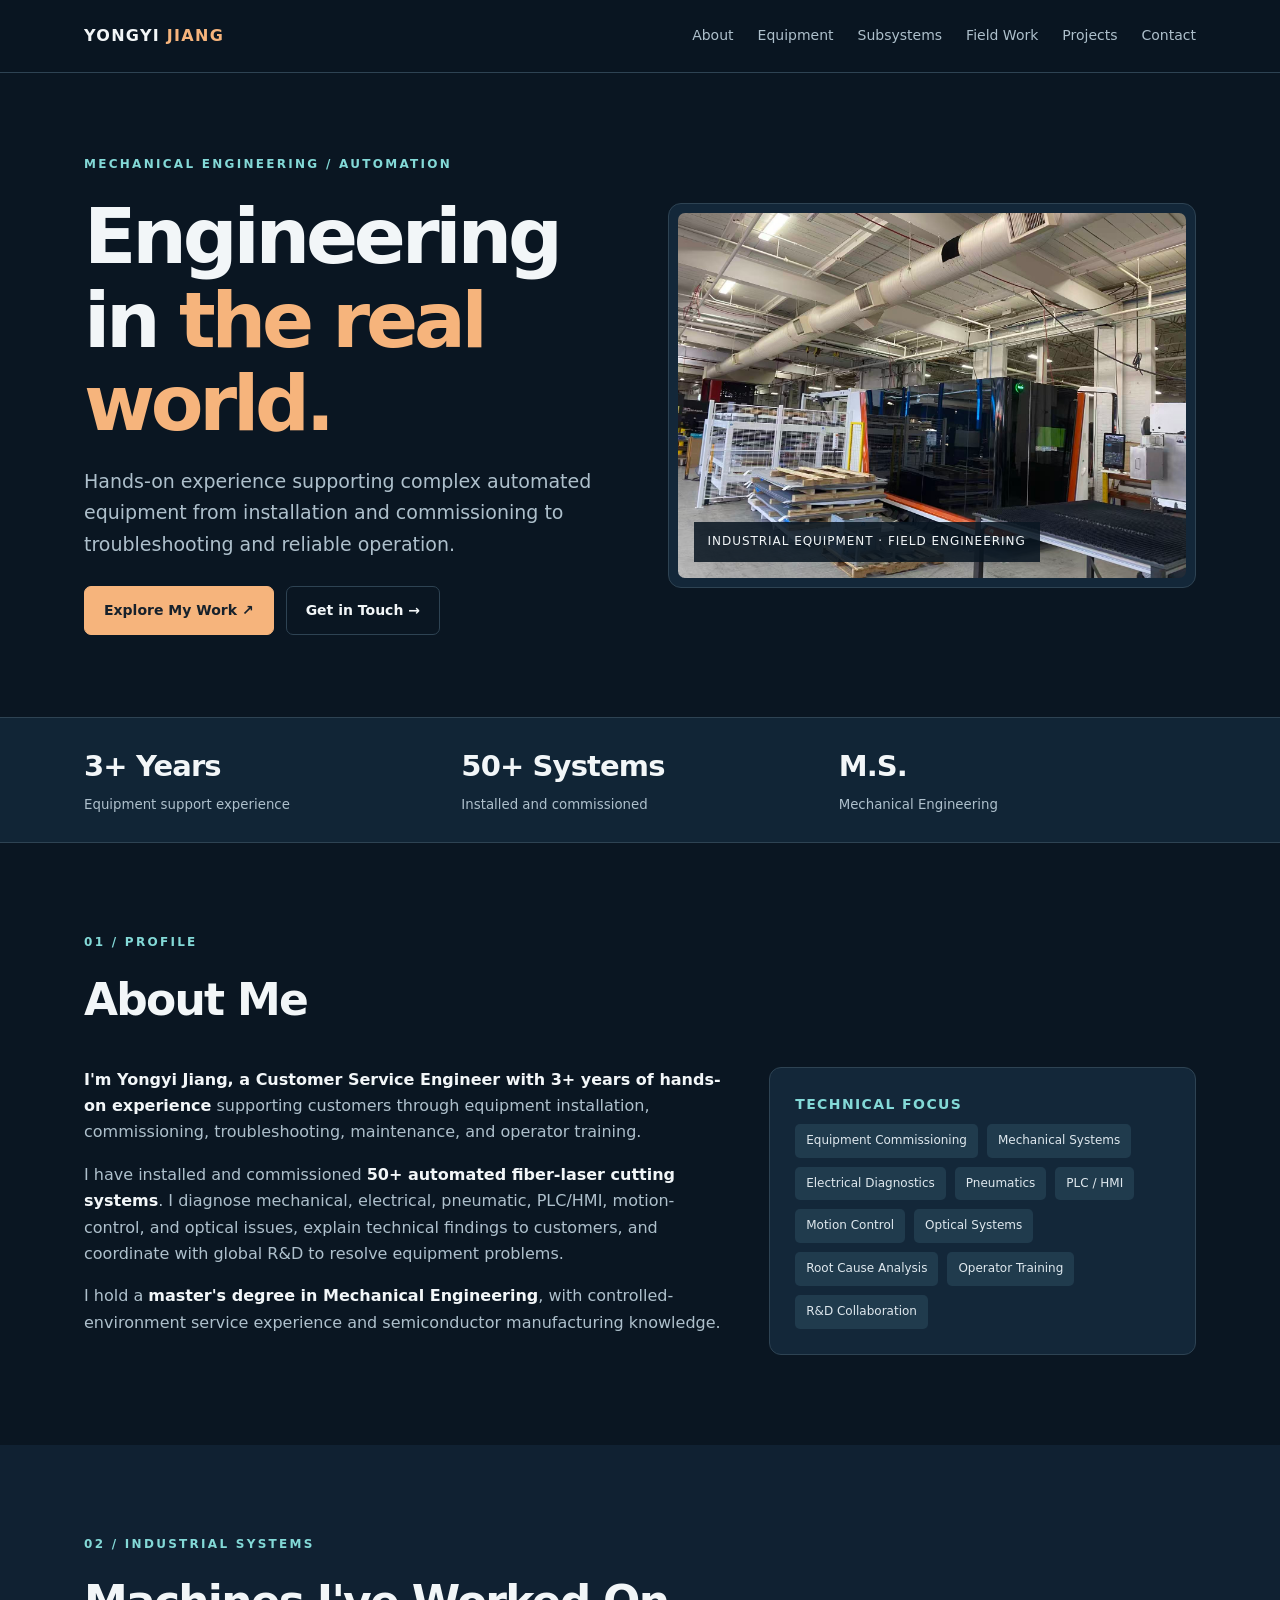
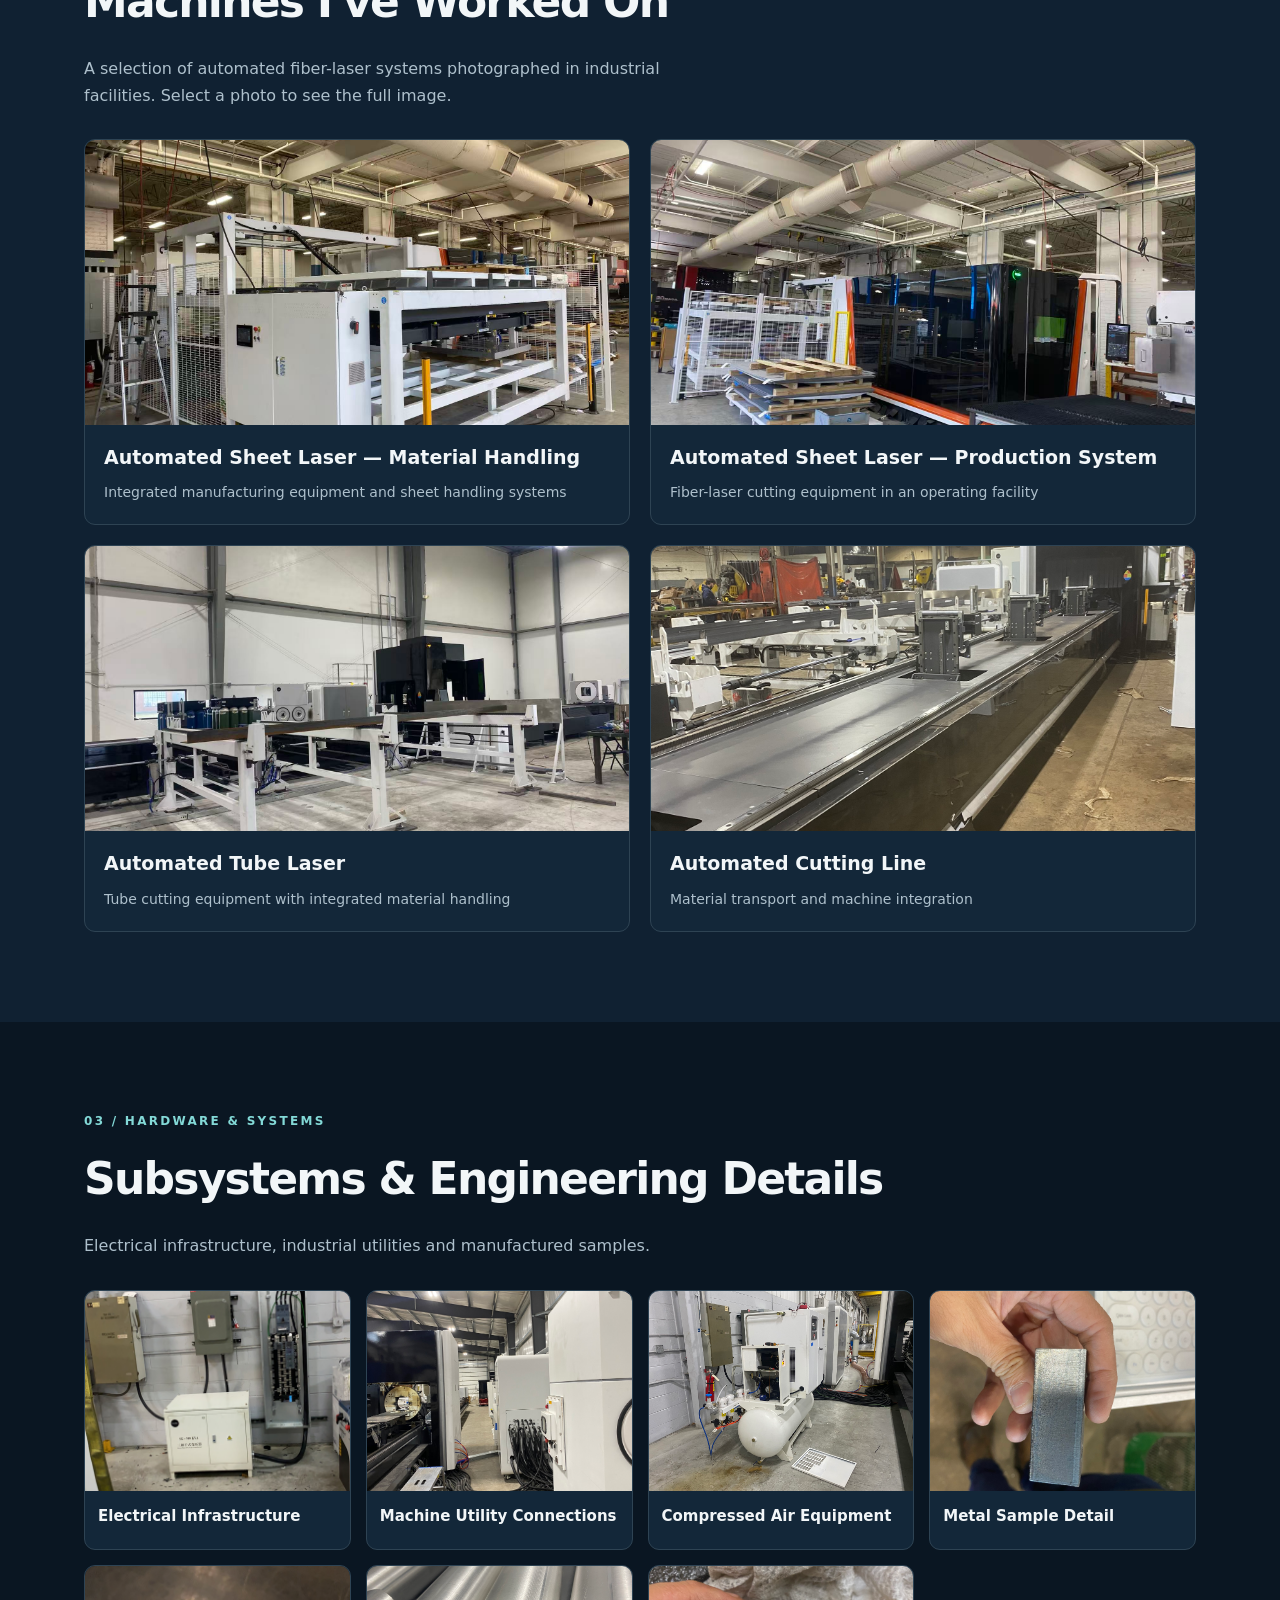
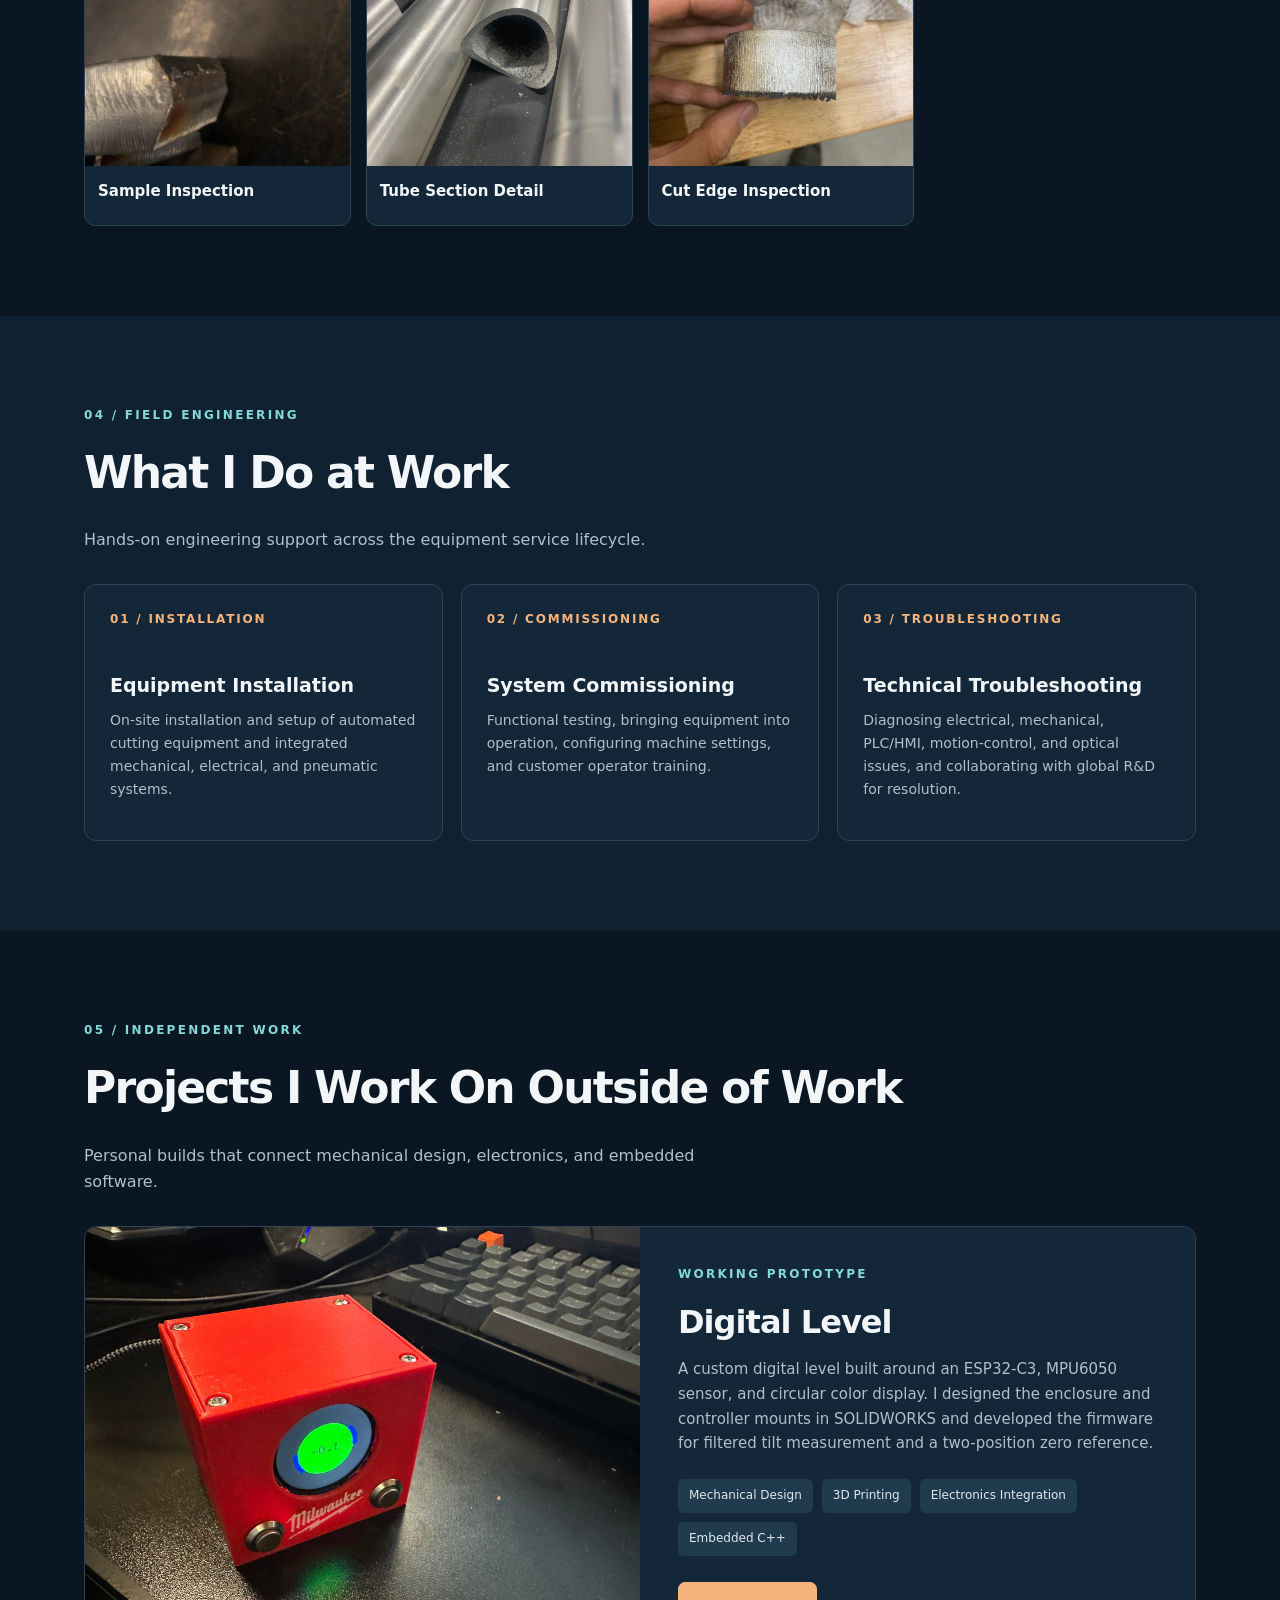
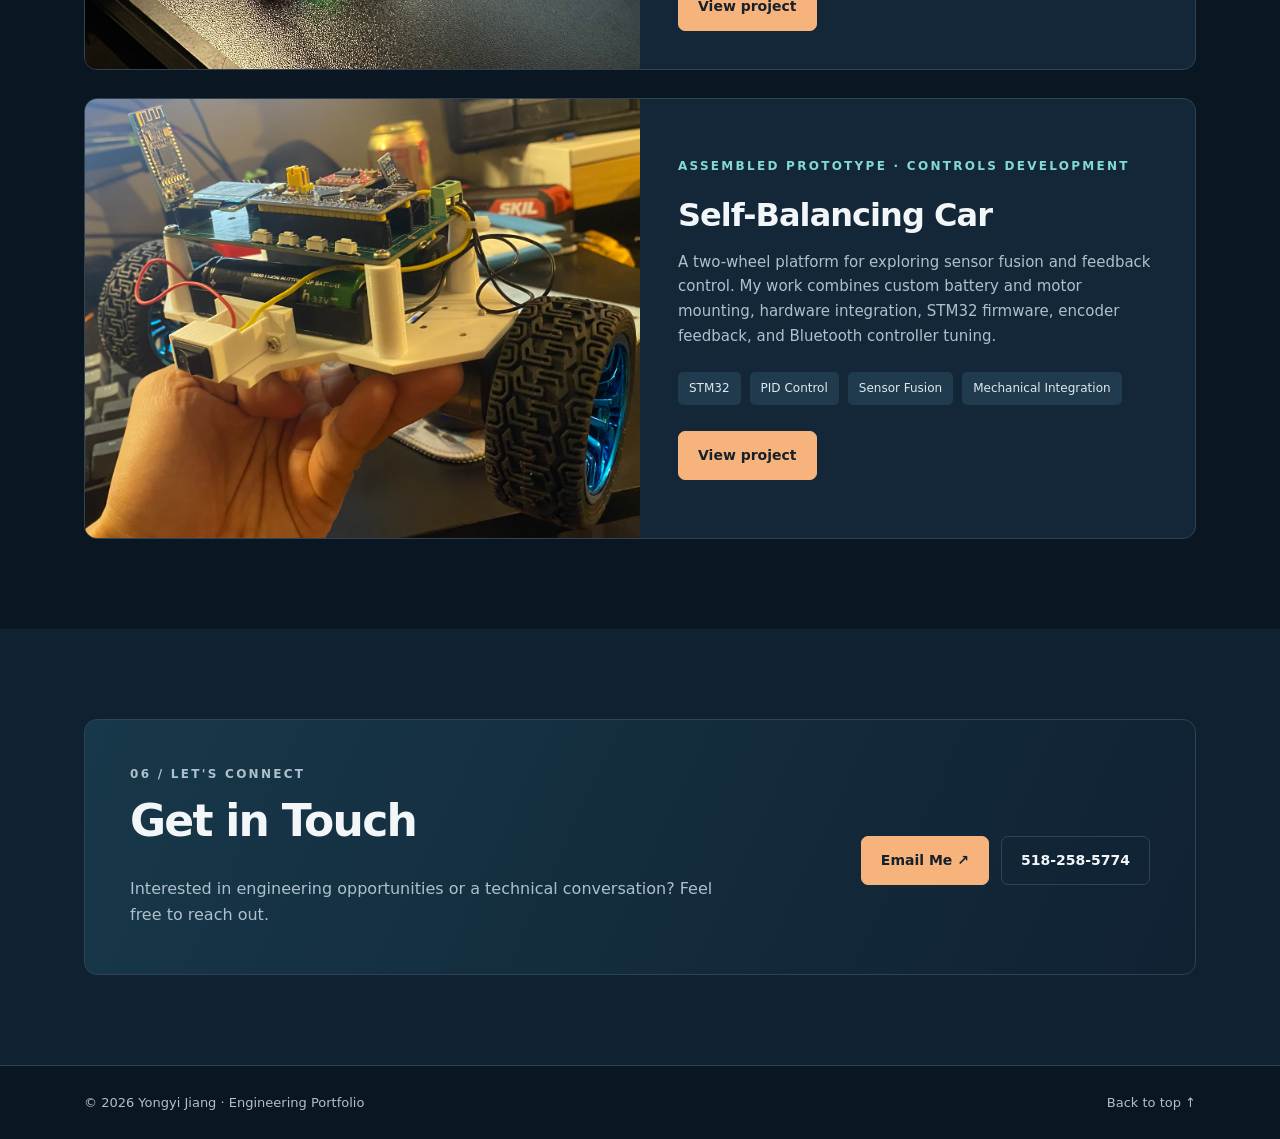
<file: index.html>
<!doctype html>
<html lang="en">
<head>
<meta charset="utf-8"><meta name="viewport" content="width=device-width, initial-scale=1">
<meta name="theme-color" content="#0a1622">
<meta name="description" content="Yongyi Jiang — mechanical engineering, industrial automation and equipment support portfolio.">
<title>Yongyi Jiang | Engineering Portfolio</title>
<script async src="https://www.googletagmanager.com/gtag/js?id=G-R3F66N5DPG"></script>
<script>window.dataLayer=window.dataLayer||[];function gtag(){dataLayer.push(arguments)}gtag('js',new Date());gtag('config','G-R3F66N5DPG');</script>
<style>
:root{color-scheme:dark;--bg:#0a1622;--panel:#132739;--line:#2e4353;--text:#f2f6f8;--muted:#aec0cc;--orange:#f6b47c;--cyan:#83d9d7}
*{box-sizing:border-box}html{scroll-behavior:smooth;scroll-padding-top:85px}body{margin:0;background:var(--bg);color:var(--text);font:16px/1.65 system-ui,-apple-system,Segoe UI,sans-serif}a{color:inherit;text-decoration:none}img{width:100%;display:block}a:focus-visible{outline:2px solid var(--cyan);outline-offset:4px}.container{max-width:1160px;margin:auto;padding:0 24px}
header{position:sticky;top:0;z-index:5;background:#0a1622ee;backdrop-filter:blur(14px);border-bottom:1px solid var(--line)}.nav{display:flex;align-items:center;justify-content:space-between;gap:24px;min-height:72px}.logo{font-weight:800;letter-spacing:.08em}.logo em{font-style:normal;color:var(--orange)}nav{display:flex;gap:24px;font-size:14px;color:var(--muted)}nav a:hover,a:hover{color:var(--orange)}.eyebrow{font-size:12px;text-transform:uppercase;letter-spacing:.19em;color:var(--cyan);font-weight:800}h1,h2,h3,p{margin-top:0}h1{font-size:clamp(42px,6vw,78px);line-height:1.09;letter-spacing:-.055em;margin:20px 0}h1 span{color:var(--orange)}h2{font-size:clamp(28px,3.5vw,44px);letter-spacing:-.04em;margin:0 0 18px}h3{font-size:19px;margin:0 0 8px}.muted{color:var(--muted)}.hero{padding:82px 0}.hero-grid{display:grid;grid-template-columns:1fr 1fr;gap:55px;align-items:center}.hero-lead{color:var(--muted);font-size:19px}.btns{display:flex;flex-wrap:wrap;gap:12px;margin-top:26px}.btn{display:inline-flex;border:1px solid var(--line);padding:12px 19px;border-radius:7px;font-weight:700;font-size:14px;align-items:center}.btn.primary{background:var(--orange);color:#17212b;border-color:var(--orange)}.hero-photo{position:relative;background:var(--panel);border:1px solid var(--line);padding:9px;border-radius:13px;overflow:hidden;margin:0}.hero-photo img{height:365px;object-fit:cover;border-radius:7px}.hero-photo figcaption{font-size:12px;position:absolute;bottom:25px;left:25px;background:#0a1622dd;padding:10px 14px;letter-spacing:.08em}.stats{background:#112536;border-block:1px solid var(--line)}.stat-grid{display:grid;grid-template-columns:repeat(3,1fr);gap:20px;padding-block:25px}.stat strong{display:block;font-size:29px;letter-spacing:-.03em}.stat small{color:var(--muted)}section.block{padding:90px 0}.shade{background:#102132}.heading{margin-bottom:30px}.heading .eyebrow{margin:0 0 11px}.heading>p:last-child{max-width:650px}.about-grid{display:grid;grid-template-columns:1.2fr .8fr;gap:45px}.about-grid p{color:var(--muted)}.about-grid strong{color:var(--text)}.panel{background:var(--panel);border:1px solid var(--line);padding:25px;border-radius:12px}.panel h3{color:var(--cyan);font-size:14px;letter-spacing:.1em;text-transform:uppercase}.tags{display:flex;flex-wrap:wrap;gap:9px}.tag{padding:7px 11px;border-radius:5px;background:#203b4d;color:#dfe8ee;font-size:12px}.gallery{display:grid;grid-template-columns:repeat(2,1fr);gap:20px}.gallery.small{grid-template-columns:repeat(4,1fr);gap:15px}.photo{border:1px solid var(--line);border-radius:11px;background:var(--panel);overflow:hidden}.photo img{height:285px;object-fit:cover;transition:transform .25s}.photo:hover img{transform:scale(1.03)}.photo .caption{padding:17px 19px 20px}.caption p{font-size:14px;color:var(--muted);margin:0}.gallery.small .photo img{height:200px}.gallery.small .caption{padding:13px}.gallery.small h3{font-size:15px}.steps{display:grid;grid-template-columns:repeat(3,1fr);gap:18px}.step{padding:25px;background:var(--panel);border:1px solid var(--line);border-radius:12px}.step .num{color:var(--orange);font-size:12px;letter-spacing:.15em;font-weight:800;margin-bottom:40px}.step p:last-child{color:var(--muted);font-size:14px}.project,.contact{display:flex;align-items:center;justify-content:space-between;gap:28px;background:var(--panel);border:1px solid var(--line);padding:32px;border-radius:13px}.project{border-style:dashed}.project p,.contact p{color:var(--muted);max-width:600px;margin:0}.contact{padding:45px;background:linear-gradient(115deg,#17384a,#102132)}footer{border-top:1px solid var(--line);padding:26px 0;color:var(--muted);font-size:13px}.foot{display:flex;justify-content:space-between;gap:20px}.skip{position:absolute;left:12px;top:-100px;padding:10px;background:var(--orange);color:#111}.skip:focus{top:10px;z-index:99}
@media(max-width:900px){nav{gap:13px;font-size:12px}.hero-grid{gap:24px}.gallery.small{grid-template-columns:repeat(2,1fr)}}@media(max-width:720px){.nav{align-items:flex-start;padding-block:14px;flex-direction:column;gap:8px}nav{flex-wrap:wrap;gap:10px 16px}.hero{padding:56px 0}.hero-grid,.about-grid,.gallery,.steps{grid-template-columns:1fr}.hero-photo img{height:260px}.gallery.small{grid-template-columns:repeat(2,1fr)}.gallery.small .photo img{height:170px}.stat strong{font-size:21px}section.block{padding:65px 0}.project,.contact{align-items:flex-start;flex-direction:column;padding:25px}}@media(max-width:420px){.gallery.small{grid-template-columns:1fr}.stat small{font-size:11px}}@media(prefers-reduced-motion:reduce){html{scroll-behavior:auto}*{transition:none!important}}

.featured-project{display:grid;grid-template-columns:1fr 1fr;overflow:hidden;border:1px solid var(--line);border-radius:13px;background:var(--panel)}.featured-project-photo{display:block;overflow:hidden}.featured-project-photo img{height:100%;min-height:410px;object-fit:cover;object-position:40% center}.featured-project-copy{padding:38px;align-self:center}.featured-project-copy h3{font-size:32px;letter-spacing:-.03em}.featured-project-copy>p:not(.eyebrow){color:var(--muted);font-size:15px}.featured-project-copy .tags{margin:23px 0}.featured-project-copy .btn{margin-top:3px}@media(max-width:720px){.featured-project{grid-template-columns:1fr}.featured-project-photo img{height:300px;min-height:0}.featured-project-copy{padding:27px}}

.featured-project+.featured-project{margin-top:28px}.car-project .featured-project-photo img{object-position:center;min-height:410px}@media(max-width:720px){.car-project .featured-project-photo img{min-height:0;height:300px}}
</style>
</head>
<body>
<a class="skip" href="#about">Skip to main content</a>
<header><div class="container nav"><a href="#top" class="logo">YONGYI <em>JIANG</em></a><nav aria-label="Main navigation"><a href="#about">About</a><a href="#equipment">Equipment</a><a href="#subsystems">Subsystems</a><a href="#workflow">Field Work</a><a href="#projects">Projects</a><a href="#contact">Contact</a></nav></div></header>
<main>
<section class="hero" id="top"><div class="container hero-grid"><div><div class="eyebrow">Mechanical Engineering / Automation</div><h1>Engineering in <span>the real world.</span></h1><p class="hero-lead">Hands-on experience supporting complex automated equipment from installation and commissioning to troubleshooting and reliable operation.</p><div class="btns"><a class="btn primary" href="#equipment">Explore My Work ↗</a><a class="btn" href="mailto:richardjyy@outlook.com">Get in Touch →</a></div></div><figure class="hero-photo"><img src="56e08875492a21b33e088b5b8d62ee96.jpg" alt="Industrial automated sheet laser cutting system"><figcaption>INDUSTRIAL EQUIPMENT · FIELD ENGINEERING</figcaption></figure></div></section>
<div class="stats"><div class="container stat-grid"><div class="stat"><strong>3+ Years</strong><small>Equipment support experience</small></div><div class="stat"><strong>50+ Systems</strong><small>Installed and commissioned</small></div><div class="stat"><strong>M.S.</strong><small>Mechanical Engineering</small></div></div></div>
<section class="block" id="about"><div class="container"><div class="heading"><p class="eyebrow">01 / Profile</p><h2>About Me</h2></div><div class="about-grid"><div><p><strong>I'm Yongyi Jiang, a Customer Service Engineer with 3+ years of hands-on experience</strong> supporting customers through equipment installation, commissioning, troubleshooting, maintenance, and operator training.</p><p>I have installed and commissioned <strong>50+ automated fiber-laser cutting systems</strong>. I diagnose mechanical, electrical, pneumatic, PLC/HMI, motion-control, and optical issues, explain technical findings to customers, and coordinate with global R&amp;D to resolve equipment problems.</p><p>I hold a <strong>master's degree in Mechanical Engineering</strong>, with controlled-environment service experience and semiconductor manufacturing knowledge.</p></div><aside class="panel"><h3>Technical Focus</h3><div class="tags"><span class="tag">Equipment Commissioning</span><span class="tag">Mechanical Systems</span><span class="tag">Electrical Diagnostics</span><span class="tag">Pneumatics</span><span class="tag">PLC / HMI</span><span class="tag">Motion Control</span><span class="tag">Optical Systems</span><span class="tag">Root Cause Analysis</span><span class="tag">Operator Training</span><span class="tag">R&amp;D Collaboration</span></div></aside></div></div></section>
<section class="block shade" id="equipment"><div class="container"><div class="heading"><p class="eyebrow">02 / Industrial Systems</p><h2>Machines I've Worked On</h2><p class="muted">A selection of automated fiber-laser systems photographed in industrial facilities. Select a photo to see the full image.</p></div><div class="gallery">
<article class="photo"><a href="5128ba3691fdd2e0729ba59451354ab1.jpg" target="_blank" rel="noopener"><img src="5128ba3691fdd2e0729ba59451354ab1.jpg" alt="Automated sheet laser machine and material handling structure" loading="lazy"></a><div class="caption"><h3>Automated Sheet Laser — Material Handling</h3><p>Integrated manufacturing equipment and sheet handling systems</p></div></article>
<article class="photo"><a href="56e08875492a21b33e088b5b8d62ee96.jpg" target="_blank" rel="noopener"><img src="56e08875492a21b33e088b5b8d62ee96.jpg" alt="Enclosed automated sheet laser system" loading="lazy"></a><div class="caption"><h3>Automated Sheet Laser — Production System</h3><p>Fiber-laser cutting equipment in an operating facility</p></div></article>
<article class="photo"><a href="144d5ccac57739ef933f1ccffe2f92c8.jpg" target="_blank" rel="noopener"><img src="144d5ccac57739ef933f1ccffe2f92c8.jpg" alt="Automated tube laser cutting system" loading="lazy"></a><div class="caption"><h3>Automated Tube Laser</h3><p>Tube cutting equipment with integrated material handling</p></div></article>
<article class="photo"><a href="IMG_6478.JPEG" target="_blank" rel="noopener"><img src="IMG_6478.JPEG" alt="Industrial material conveyor feeding a machine" loading="lazy"></a><div class="caption"><h3>Automated Cutting Line</h3><p>Material transport and machine integration</p></div></article>
</div></div></section>
<section class="block" id="subsystems"><div class="container"><div class="heading"><p class="eyebrow">03 / Hardware &amp; Systems</p><h2>Subsystems &amp; Engineering Details</h2><p class="muted">Electrical infrastructure, industrial utilities and manufactured samples.</p></div><div class="gallery small">
<article class="photo"><a href="IMG_7085.JPEG" target="_blank" rel="noopener"><img src="IMG_7085.JPEG" alt="Industrial electrical panels" loading="lazy"></a><div class="caption"><h3>Electrical Infrastructure</h3></div></article>
<article class="photo"><a href="IMG_8782.JPEG" target="_blank" rel="noopener"><img src="IMG_8782.JPEG" alt="Machine utility lines and connections" loading="lazy"></a><div class="caption"><h3>Machine Utility Connections</h3></div></article>
<article class="photo"><a href="IMG_8946.JPEG" target="_blank" rel="noopener"><img src="IMG_8946.JPEG" alt="Industrial compressor and connected equipment" loading="lazy"></a><div class="caption"><h3>Compressed Air Equipment</h3></div></article>
<article class="photo"><a href="IMG_2848.JPEG" target="_blank" rel="noopener"><img src="IMG_2848.JPEG" alt="Metal sample held for inspection" loading="lazy"></a><div class="caption"><h3>Metal Sample Detail</h3></div></article>
<article class="photo"><a href="IMG_5937.JPEG" target="_blank" rel="noopener"><img src="IMG_5937.JPEG" alt="Close-up of metal sample in a vise" loading="lazy"></a><div class="caption"><h3>Sample Inspection</h3></div></article>
<article class="photo"><a href="IMG_7881.JPEG" target="_blank" rel="noopener"><img src="IMG_7881.JPEG" alt="Close-up of cut metal tube" loading="lazy"></a><div class="caption"><h3>Tube Section Detail</h3></div></article>
<article class="photo"><a href="IMG_8142.JPEG" target="_blank" rel="noopener"><img src="IMG_8142.JPEG" alt="Cylindrical metal sample edge close-up" loading="lazy"></a><div class="caption"><h3>Cut Edge Inspection</h3></div></article>
</div></div></section>
<section class="block shade" id="workflow"><div class="container"><div class="heading"><p class="eyebrow">04 / Field Engineering</p><h2>What I Do at Work</h2><p class="muted">Hands-on engineering support across the equipment service lifecycle.</p></div><div class="steps"><article class="step"><p class="num">01 / INSTALLATION</p><h3>Equipment Installation</h3><p>On-site installation and setup of automated cutting equipment and integrated mechanical, electrical, and pneumatic systems.</p></article><article class="step"><p class="num">02 / COMMISSIONING</p><h3>System Commissioning</h3><p>Functional testing, bringing equipment into operation, configuring machine settings, and customer operator training.</p></article><article class="step"><p class="num">03 / TROUBLESHOOTING</p><h3>Technical Troubleshooting</h3><p>Diagnosing electrical, mechanical, PLC/HMI, motion-control, and optical issues, and collaborating with global R&amp;D for resolution.</p></article></div></div></section>
<section class="block" id="projects"><div class="container"><div class="heading"><p class="eyebrow">05 / Independent Work</p><h2>Projects I Work On Outside of Work</h2><p class="muted">Personal builds that connect mechanical design, electronics, and embedded software.</p></div>
<article class="featured-project"><a class="featured-project-photo" href="projects/digital-level/" aria-label="Read about the digital level project"><img src="projects/digital-level/assets/prototype.jpg" width="2048" height="1536" loading="lazy" alt="Working digital level in a red 3D-printed enclosure with a round angle display and two front buttons"></a><div class="featured-project-copy"><p class="eyebrow">Working prototype</p><h3>Digital Level</h3><p>A custom digital level built around an ESP32-C3, MPU6050 sensor, and circular color display. I designed the enclosure and controller mounts in SOLIDWORKS and developed the firmware for filtered tilt measurement and a two-position zero reference.</p><div class="tags"><span class="tag">Mechanical Design</span><span class="tag">3D Printing</span><span class="tag">Electronics Integration</span><span class="tag">Embedded C++</span></div><a class="btn primary" href="projects/digital-level/">View project</a></div></article>

<article class="featured-project car-project"><a class="featured-project-photo" href="projects/self-balancing-car/" aria-label="Read about the self-balancing car project"><img src="projects/self-balancing-car/assets/prototype.png" width="693" height="549" loading="lazy" alt="Assembled STM32 two-wheel balancing car with a white printed chassis, battery, stacked electronics, and front switch"></a><div class="featured-project-copy"><p class="eyebrow">Assembled prototype · Controls development</p><h3>Self-Balancing Car</h3><p>A two-wheel platform for exploring sensor fusion and feedback control. My work combines custom battery and motor mounting, hardware integration, STM32 firmware, encoder feedback, and Bluetooth controller tuning.</p><div class="tags"><span class="tag">STM32</span><span class="tag">PID Control</span><span class="tag">Sensor Fusion</span><span class="tag">Mechanical Integration</span></div><a class="btn primary" href="projects/self-balancing-car/">View project</a></div></article>
</div></section>
<section class="block shade" id="contact"><div class="container"><div class="contact"><div><p class="eyebrow">06 / Let's Connect</p><h2>Get in Touch</h2><p>Interested in engineering opportunities or a technical conversation? Feel free to reach out.</p></div><div class="btns"><a class="btn primary" href="mailto:richardjyy@outlook.com">Email Me ↗</a><a class="btn" href="tel:+15182585774">518-258-5774</a></div></div></div></section>
</main><footer><div class="container foot"><span>© <span id="year">2026</span> Yongyi Jiang · Engineering Portfolio</span><a href="#top">Back to top ↑</a></div></footer><script>document.getElementById('year').textContent=new Date().getFullYear()</script>
</body></html>
</file>
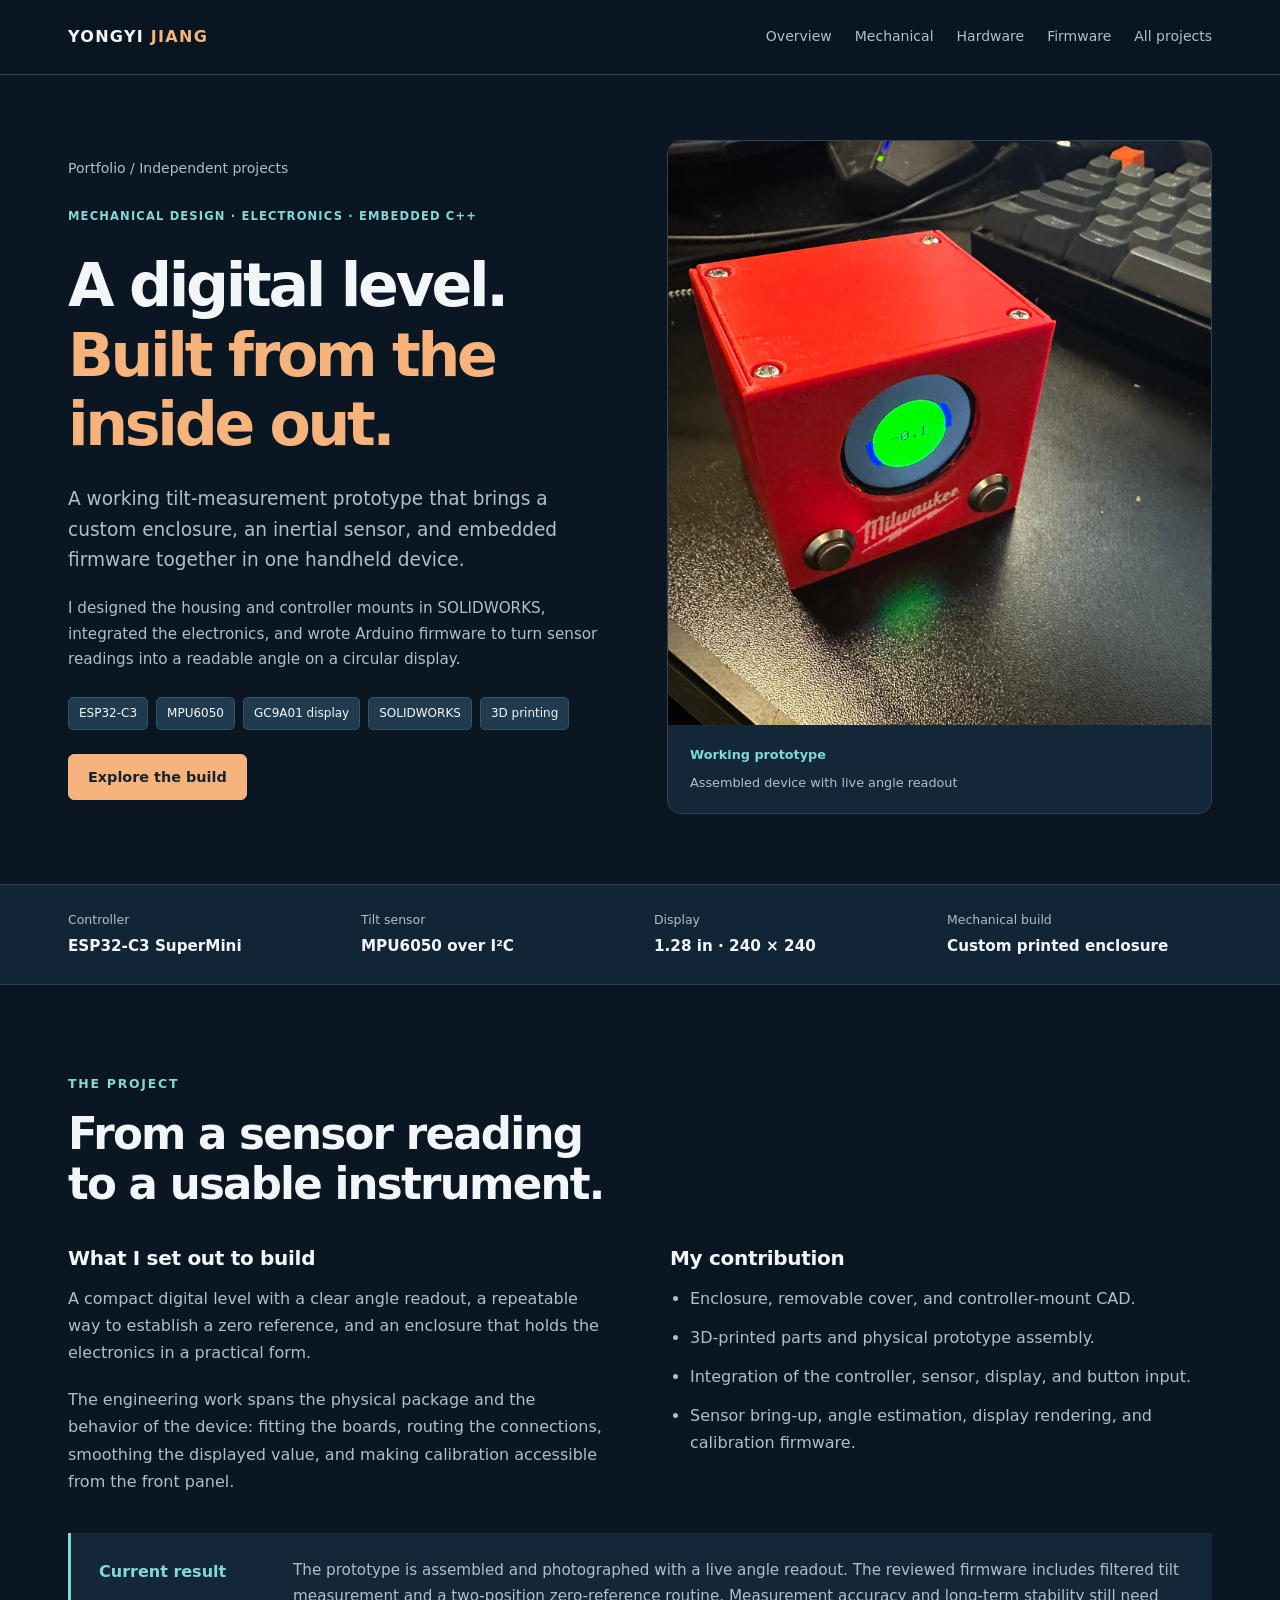
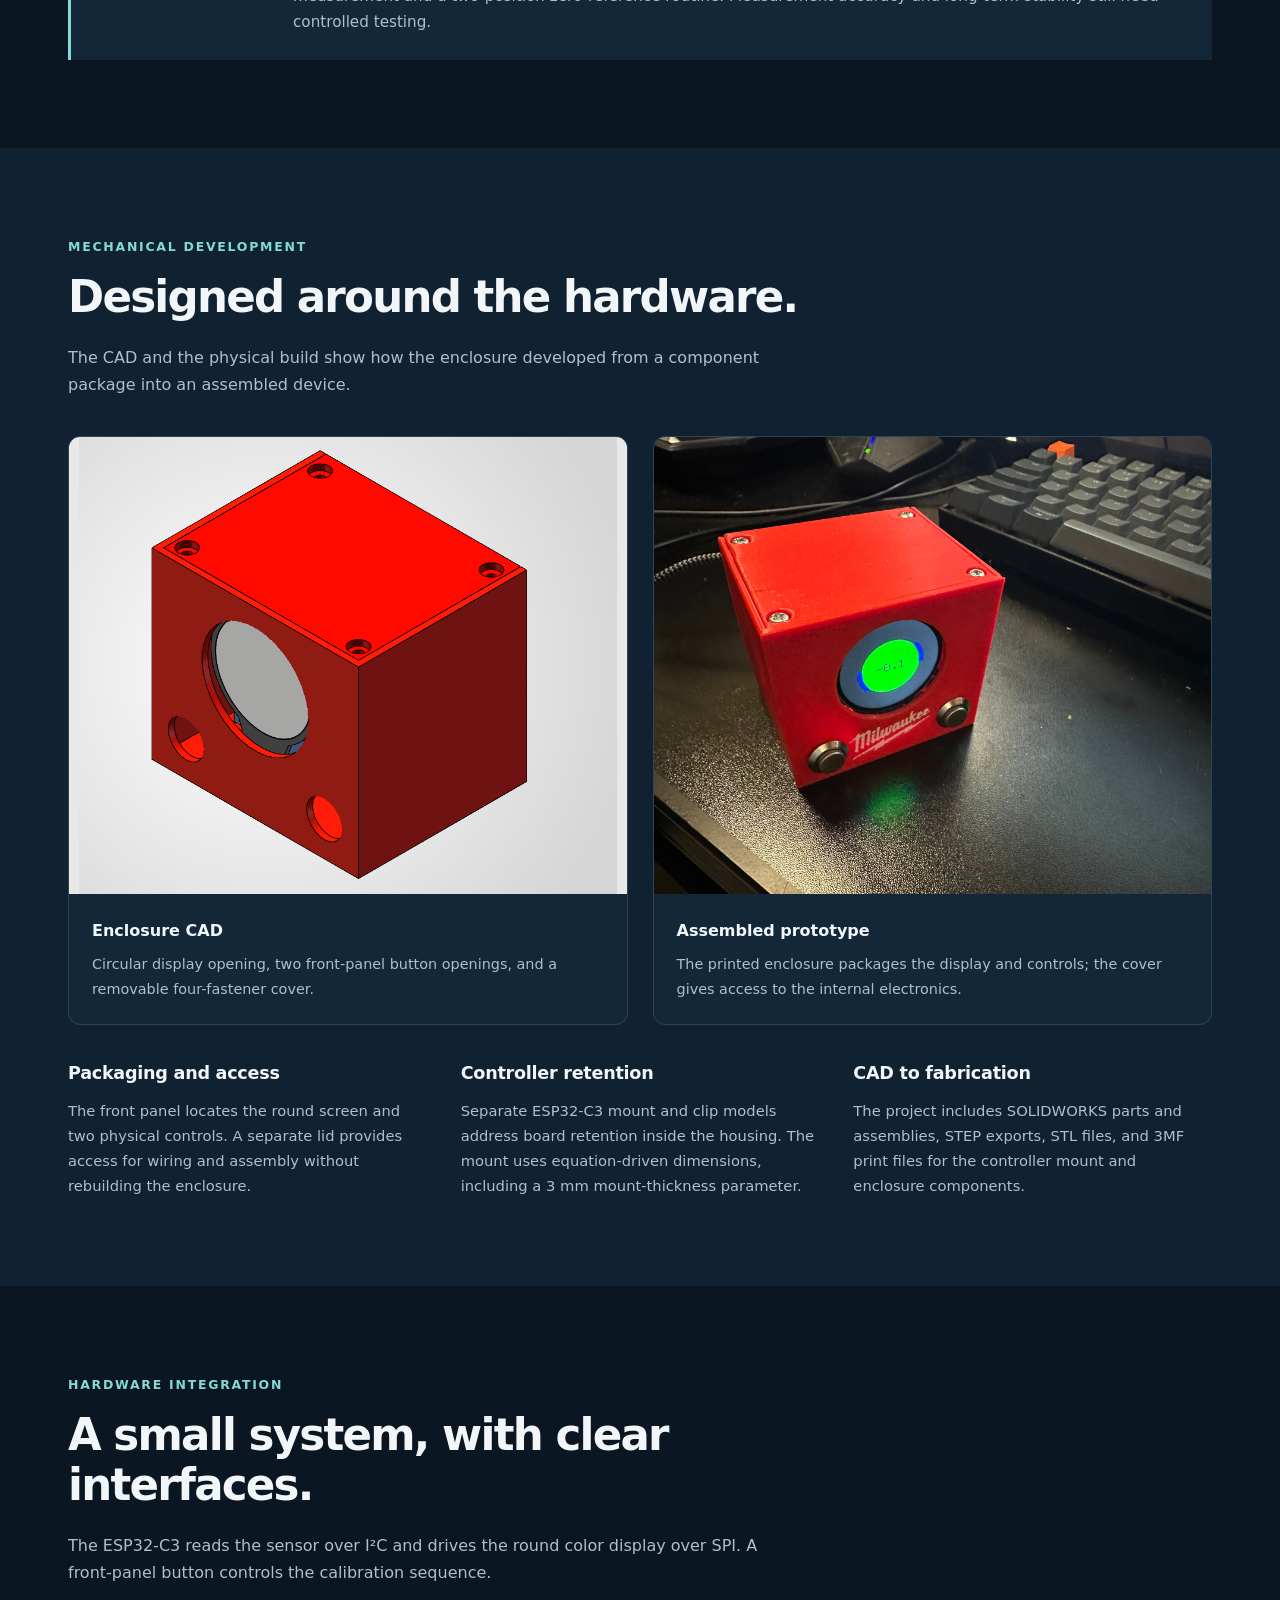
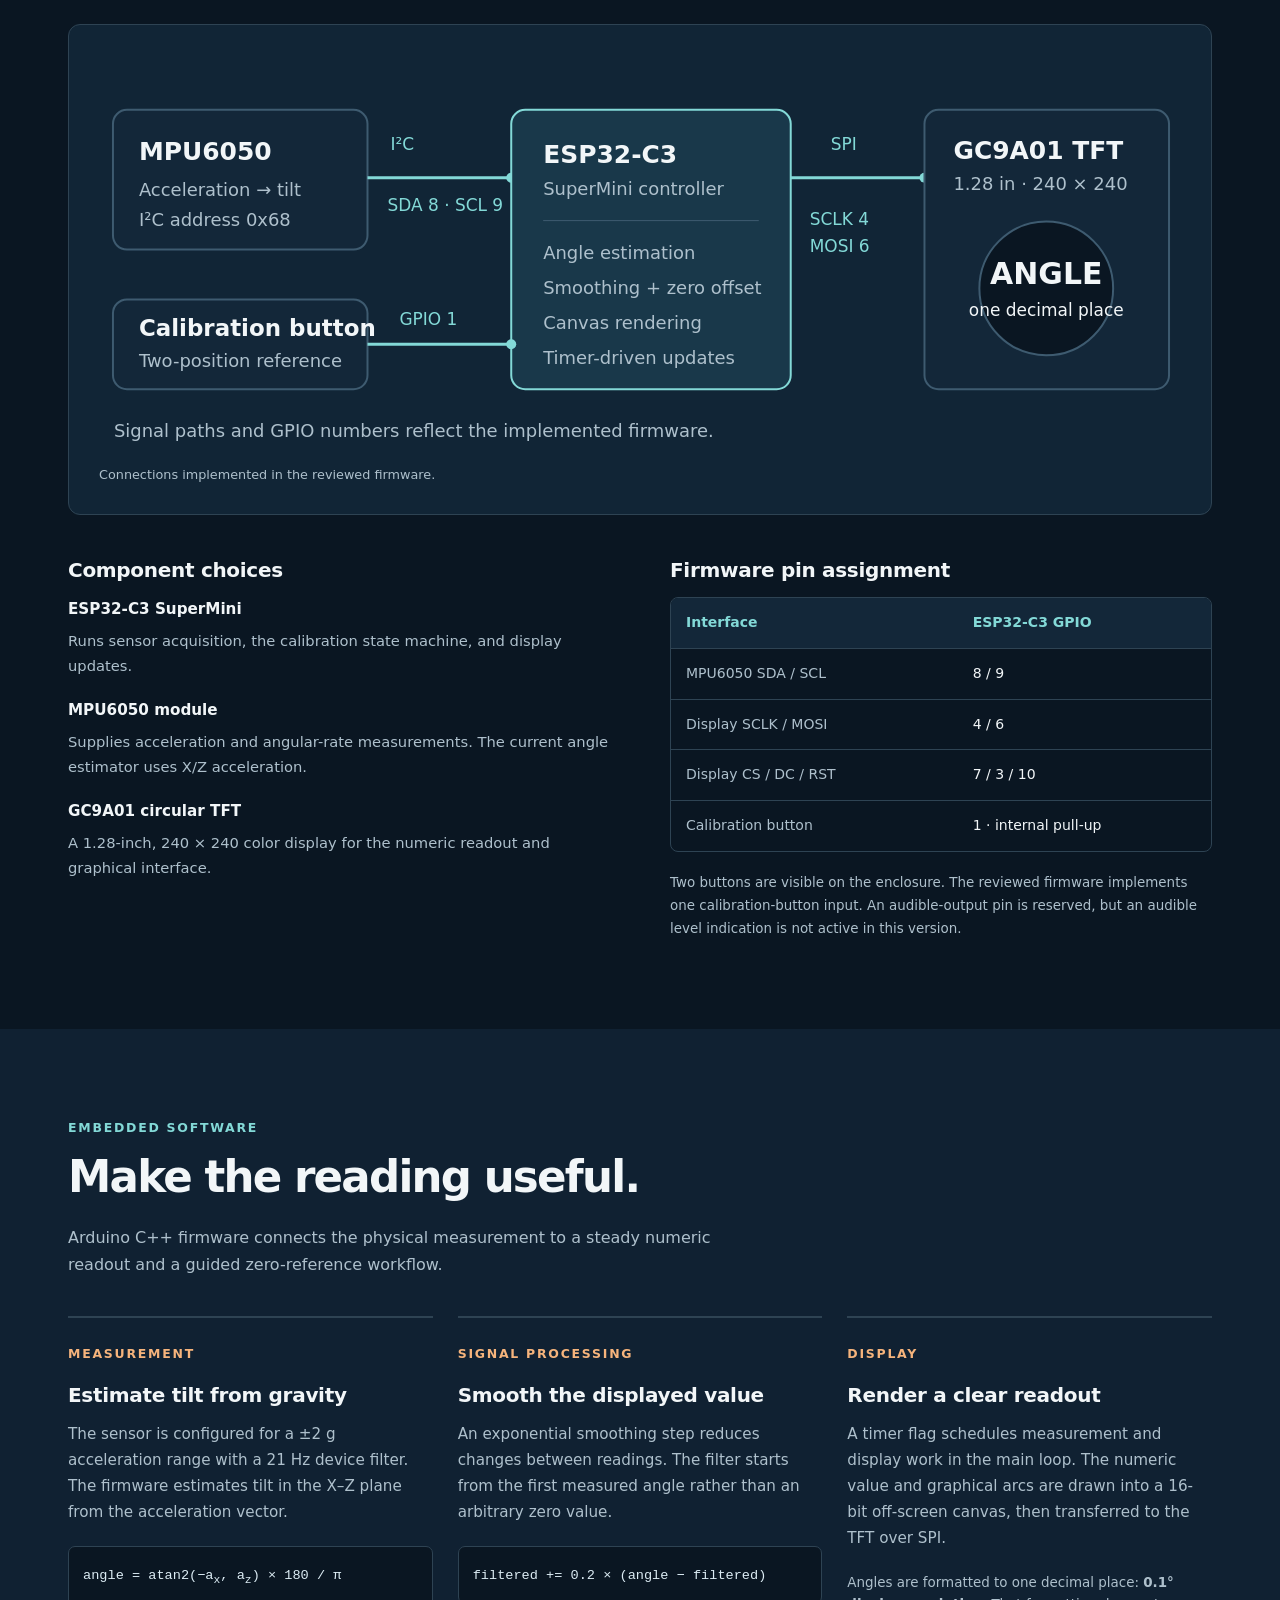
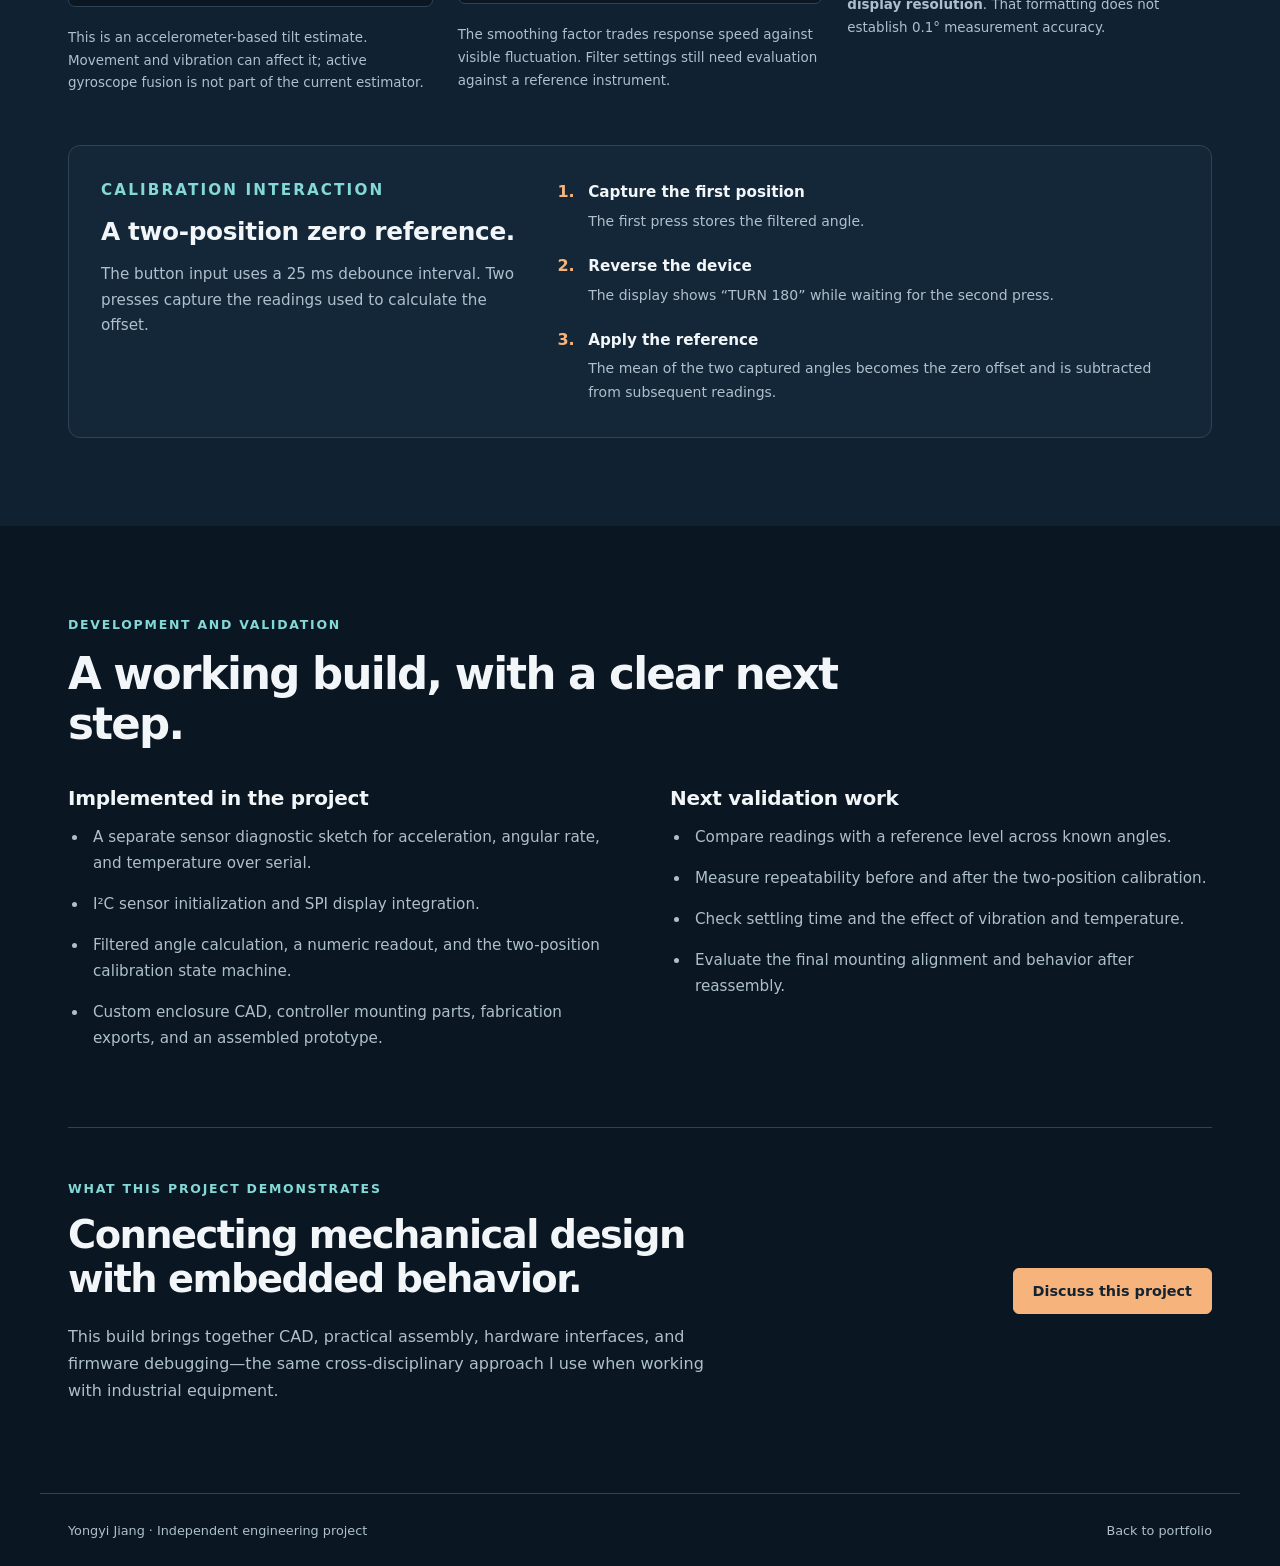
<file: projects/digital-level/index.html>
<!doctype html>
<html lang="en">
<head>
  <meta charset="utf-8">
  <meta name="viewport" content="width=device-width, initial-scale=1">
  <meta name="theme-color" content="#0a1622">
  <meta name="description" content="Yongyi Jiang's digital level prototype: ESP32-C3 firmware, MPU6050 tilt sensing, a round color display, and a custom 3D-printed enclosure designed in SOLIDWORKS.">
  <title>Digital Level | Yongyi Jiang</title>
  <link rel="stylesheet" href="project.css">
  <script async src="https://www.googletagmanager.com/gtag/js?id=G-R3F66N5DPG"></script>
  <script>window.dataLayer=window.dataLayer||[];function gtag(){dataLayer.push(arguments)}gtag('js',new Date());gtag('config','G-R3F66N5DPG');</script>
</head>
<body>
  <a class="skip" href="#main">Skip to main content</a>
  <header>
    <div class="container navigation">
      <a class="logo" href="../../">YONGYI <span>JIANG</span></a>
      <nav aria-label="Project navigation">
        <a href="#overview">Overview</a><a href="#mechanical">Mechanical</a><a href="#hardware">Hardware</a><a href="#firmware">Firmware</a><a href="../../#projects">All projects</a>
      </nav>
    </div>
  </header>
  <main id="main">
    <section class="hero container">
      <div class="hero-copy">
        <a class="back-link" href="../../#projects">Portfolio / Independent projects</a>
        <p class="eyebrow">Mechanical design · Electronics · Embedded C++</p>
        <h1>A digital level.<br><span>Built from the inside out.</span></h1>
        <p class="lead">A working tilt-measurement prototype that brings a custom enclosure, an inertial sensor, and embedded firmware together in one handheld device.</p>
        <p class="hero-description">I designed the housing and controller mounts in SOLIDWORKS, integrated the electronics, and wrote Arduino firmware to turn sensor readings into a readable angle on a circular display.</p>
        <div class="tags" aria-label="Technologies"><span>ESP32-C3</span><span>MPU6050</span><span>GC9A01 display</span><span>SOLIDWORKS</span><span>3D printing</span></div>
        <a class="button" href="#overview">Explore the build</a>
      </div>
      <figure class="hero-photo">
        <a href="assets/prototype.jpg" target="_blank" rel="noopener" aria-label="Open the full prototype photograph"><img src="assets/prototype.jpg" width="2048" height="1536" alt="Working digital level prototype in a red 3D-printed enclosure, with two front buttons and a round display reading minus 0.1"></a>
        <figcaption><span class="status">Working prototype</span><span>Assembled device with live angle readout</span></figcaption>
      </figure>
    </section>

    <div class="spec-band">
      <dl class="container specs">
        <div><dt>Controller</dt><dd>ESP32-C3 SuperMini</dd></div>
        <div><dt>Tilt sensor</dt><dd>MPU6050 over I²C</dd></div>
        <div><dt>Display</dt><dd>1.28 in · 240 × 240</dd></div>
        <div><dt>Mechanical build</dt><dd>Custom printed enclosure</dd></div>
      </dl>
    </div>

    <section class="section container" id="overview">
      <div class="section-heading"><p class="eyebrow">The project</p><h2>From a sensor reading<br>to a usable instrument.</h2></div>
      <div class="two-column overview-copy">
        <div><h3>What I set out to build</h3><p>A compact digital level with a clear angle readout, a repeatable way to establish a zero reference, and an enclosure that holds the electronics in a practical form.</p><p>The engineering work spans the physical package and the behavior of the device: fitting the boards, routing the connections, smoothing the displayed value, and making calibration accessible from the front panel.</p></div>
        <div><h3>My contribution</h3><ul class="contribution-list"><li>Enclosure, removable cover, and controller-mount CAD.</li><li>3D-printed parts and physical prototype assembly.</li><li>Integration of the controller, sensor, display, and button input.</li><li>Sensor bring-up, angle estimation, display rendering, and calibration firmware.</li></ul></div>
      </div>
      <div class="scope-note"><strong>Current result</strong><p>The prototype is assembled and photographed with a live angle readout. The reviewed firmware includes filtered tilt measurement and a two-position zero-reference routine. Measurement accuracy and long-term stability still need controlled testing.</p></div>
    </section>

    <section class="section shade" id="mechanical">
      <div class="container">
        <div class="section-heading"><p class="eyebrow">Mechanical development</p><h2>Designed around the hardware.</h2><p>The CAD and the physical build show how the enclosure developed from a component package into an assembled device.</p></div>
        <div class="gallery">
          <figure><a href="assets/enclosure-cad.png" target="_blank" rel="noopener" aria-label="Open the full enclosure CAD image"><img class="cad-image" src="assets/enclosure-cad.png" width="927" height="787" alt="SOLIDWORKS model of the red enclosure with a circular display opening, two button openings, and a four-fastener removable cover" loading="lazy"></a><figcaption><strong>Enclosure CAD</strong><span>Circular display opening, two front-panel button openings, and a removable four-fastener cover.</span></figcaption></figure>
          <figure><a href="assets/prototype.jpg" target="_blank" rel="noopener" aria-label="Open the full assembled prototype image"><img src="assets/prototype.jpg" width="2048" height="1536" alt="Assembled red digital level showing the printed enclosure, recessed cover fasteners, two front buttons, and operating display" loading="lazy"></a><figcaption><strong>Assembled prototype</strong><span>The printed enclosure packages the display and controls; the cover gives access to the internal electronics.</span></figcaption></figure>
        </div>
        <div class="mechanical-notes">
          <article><h3>Packaging and access</h3><p>The front panel locates the round screen and two physical controls. A separate lid provides access for wiring and assembly without rebuilding the enclosure.</p></article>
          <article><h3>Controller retention</h3><p>Separate ESP32-C3 mount and clip models address board retention inside the housing. The mount uses equation-driven dimensions, including a 3 mm mount-thickness parameter.</p></article>
          <article><h3>CAD to fabrication</h3><p>The project includes SOLIDWORKS parts and assemblies, STEP exports, STL files, and 3MF print files for the controller mount and enclosure components.</p></article>
        </div>
      </div>
    </section>

    <section class="section container" id="hardware">
      <div class="section-heading"><p class="eyebrow">Hardware integration</p><h2>A small system, with clear interfaces.</h2><p>The ESP32-C3 reads the sensor over I²C and drives the round color display over SPI. A front-panel button controls the calibration sequence.</p></div>
      <figure class="system-diagram"><img src="assets/system-overview.svg" width="1100" height="420" alt="System diagram: MPU6050 connects to the ESP32-C3 over I2C using GPIO8 and GPIO9; the ESP32-C3 drives a GC9A01 display over SPI; a calibration button connects to GPIO1" loading="lazy"><figcaption>Connections implemented in the reviewed firmware.</figcaption></figure>
      <div class="two-column hardware-detail">
        <div><h3>Component choices</h3><dl class="components"><div><dt>ESP32-C3 SuperMini</dt><dd>Runs sensor acquisition, the calibration state machine, and display updates.</dd></div><div><dt>MPU6050 module</dt><dd>Supplies acceleration and angular-rate measurements. The current angle estimator uses X/Z acceleration.</dd></div><div><dt>GC9A01 circular TFT</dt><dd>A 1.28-inch, 240 × 240 color display for the numeric readout and graphical interface.</dd></div></dl></div>
        <div><h3>Firmware pin assignment</h3><div class="table-wrap"><table><caption class="sr-only">Digital level GPIO assignments</caption><thead><tr><th scope="col">Interface</th><th scope="col">ESP32-C3 GPIO</th></tr></thead><tbody><tr><th scope="row">MPU6050 SDA / SCL</th><td>8 / 9</td></tr><tr><th scope="row">Display SCLK / MOSI</th><td>4 / 6</td></tr><tr><th scope="row">Display CS / DC / RST</th><td>7 / 3 / 10</td></tr><tr><th scope="row">Calibration button</th><td>1 · internal pull-up</td></tr></tbody></table></div><p class="small-note">Two buttons are visible on the enclosure. The reviewed firmware implements one calibration-button input. An audible-output pin is reserved, but an audible level indication is not active in this version.</p></div>
      </div>
    </section>

    <section class="section shade" id="firmware">
      <div class="container">
        <div class="section-heading"><p class="eyebrow">Embedded software</p><h2>Make the reading useful.</h2><p>Arduino C++ firmware connects the physical measurement to a steady numeric readout and a guided zero-reference workflow.</p></div>
        <div class="firmware-grid">
          <article><p class="label">Measurement</p><h3>Estimate tilt from gravity</h3><p>The sensor is configured for a ±2 g acceleration range with a 21 Hz device filter. The firmware estimates tilt in the X–Z plane from the acceleration vector.</p><div class="formula"><code>angle = atan2(−a<sub>x</sub>, a<sub>z</sub>) × 180 / π</code></div><p class="small-note">This is an accelerometer-based tilt estimate. Movement and vibration can affect it; active gyroscope fusion is not part of the current estimator.</p></article>
          <article><p class="label">Signal processing</p><h3>Smooth the displayed value</h3><p>An exponential smoothing step reduces changes between readings. The filter starts from the first measured angle rather than an arbitrary zero value.</p><div class="formula"><code>filtered += 0.2 × (angle − filtered)</code></div><p class="small-note">The smoothing factor trades response speed against visible fluctuation. Filter settings still need evaluation against a reference instrument.</p></article>
          <article><p class="label">Display</p><h3>Render a clear readout</h3><p>A timer flag schedules measurement and display work in the main loop. The numeric value and graphical arcs are drawn into a 16-bit off-screen canvas, then transferred to the TFT over SPI.</p><p class="small-note">Angles are formatted to one decimal place: <strong>0.1° display resolution</strong>. That formatting does not establish 0.1° measurement accuracy.</p></article>
        </div>
        <div class="calibration">
          <div><p class="eyebrow">Calibration interaction</p><h3>A two-position zero reference.</h3><p>The button input uses a 25 ms debounce interval. Two presses capture the readings used to calculate the offset.</p></div>
          <ol class="calibration-steps"><li><strong>Capture the first position</strong><span>The first press stores the filtered angle.</span></li><li><strong>Reverse the device</strong><span>The display shows “TURN 180” while waiting for the second press.</span></li><li><strong>Apply the reference</strong><span>The mean of the two captured angles becomes the zero offset and is subtracted from subsequent readings.</span></li></ol>
        </div>
      </div>
    </section>

    <section class="section container" id="development">
      <div class="section-heading"><p class="eyebrow">Development and validation</p><h2>A working build, with a clear next step.</h2></div>
      <div class="two-column validation">
        <div><h3>Implemented in the project</h3><ul><li>A separate sensor diagnostic sketch for acceleration, angular rate, and temperature over serial.</li><li>I²C sensor initialization and SPI display integration.</li><li>Filtered angle calculation, a numeric readout, and the two-position calibration state machine.</li><li>Custom enclosure CAD, controller mounting parts, fabrication exports, and an assembled prototype.</li></ul></div>
        <div><h3>Next validation work</h3><ul><li>Compare readings with a reference level across known angles.</li><li>Measure repeatability before and after the two-position calibration.</li><li>Check settling time and the effect of vibration and temperature.</li><li>Evaluate the final mounting alignment and behavior after reassembly.</li></ul></div>
      </div>
      <div class="closing"><div><p class="eyebrow">What this project demonstrates</p><h2>Connecting mechanical design<br>with embedded behavior.</h2><p>This build brings together CAD, practical assembly, hardware interfaces, and firmware debugging—the same cross-disciplinary approach I use when working with industrial equipment.</p></div><a class="button" href="mailto:richardjyy@outlook.com">Discuss this project</a></div>
    </section>
  </main>
  <footer class="container"><span>Yongyi Jiang · Independent engineering project</span><a href="../../#projects">Back to portfolio</a></footer>
</body>
</html>
</file>
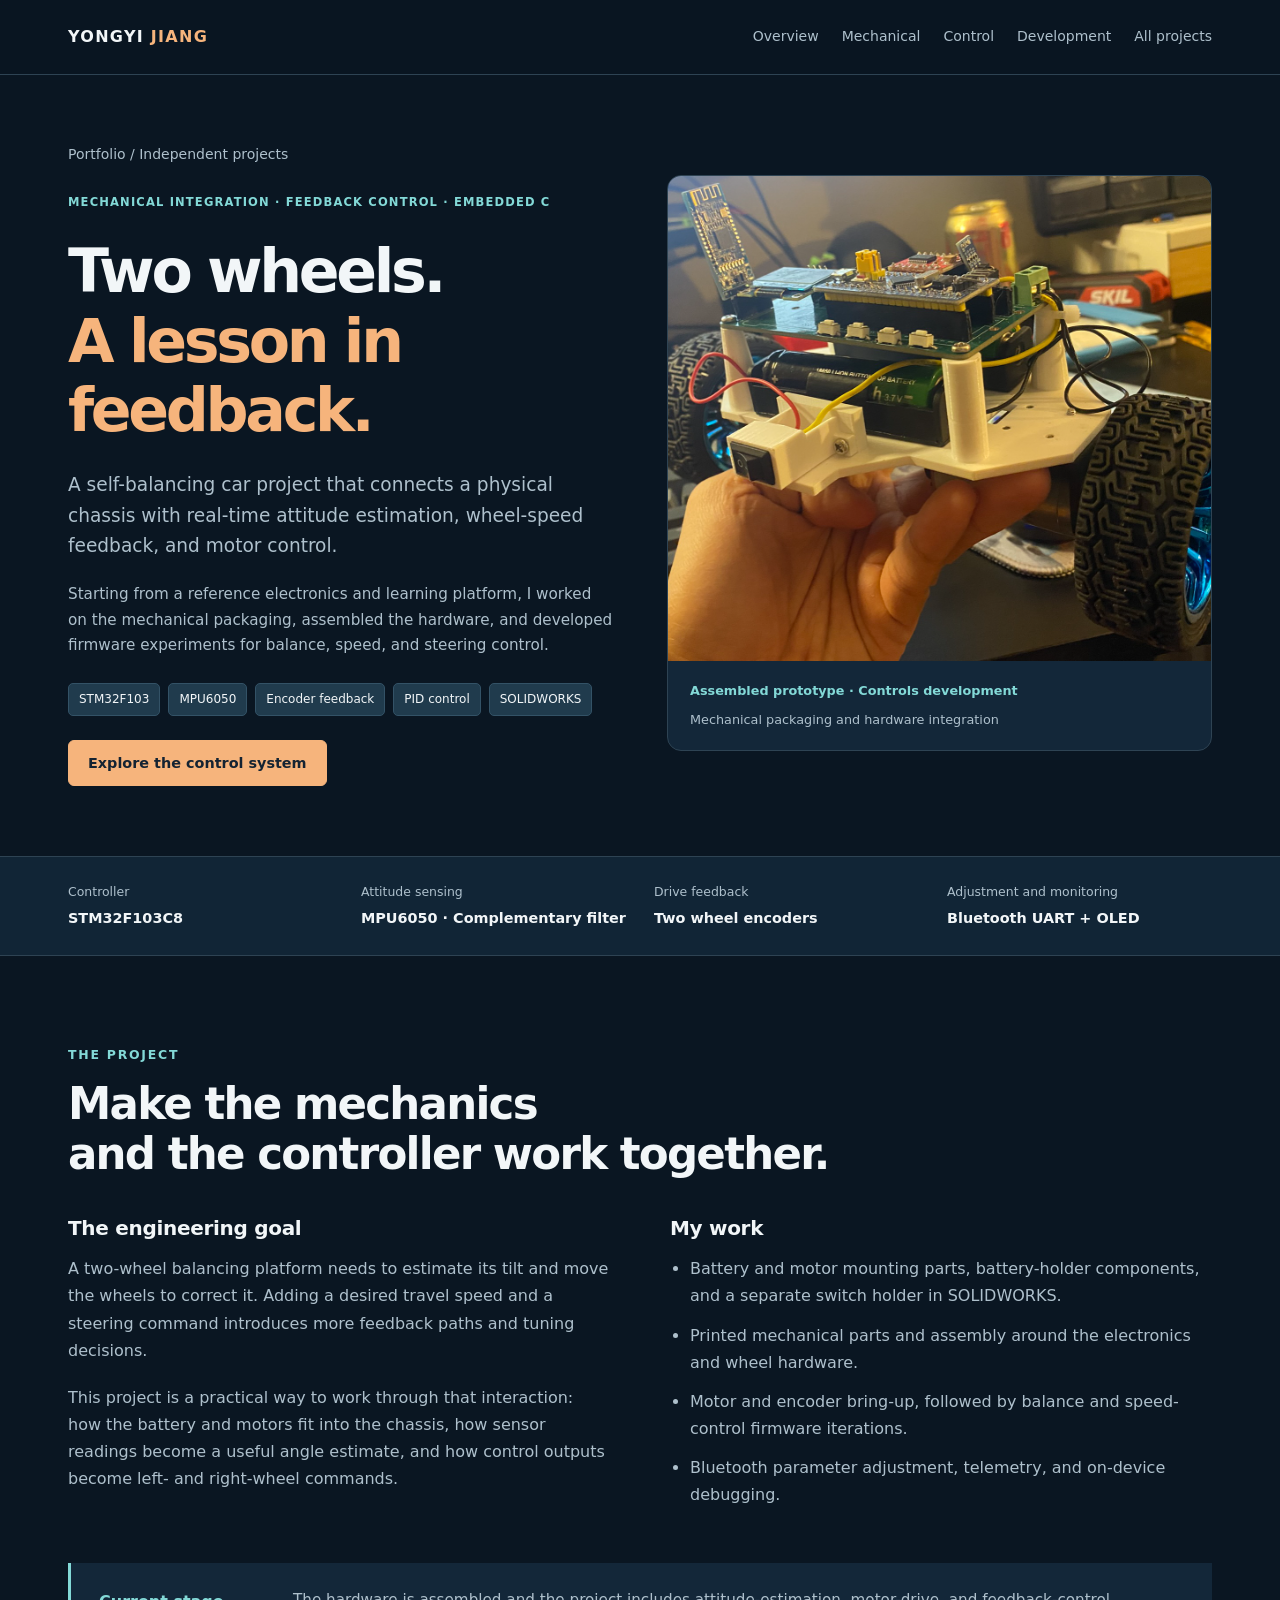
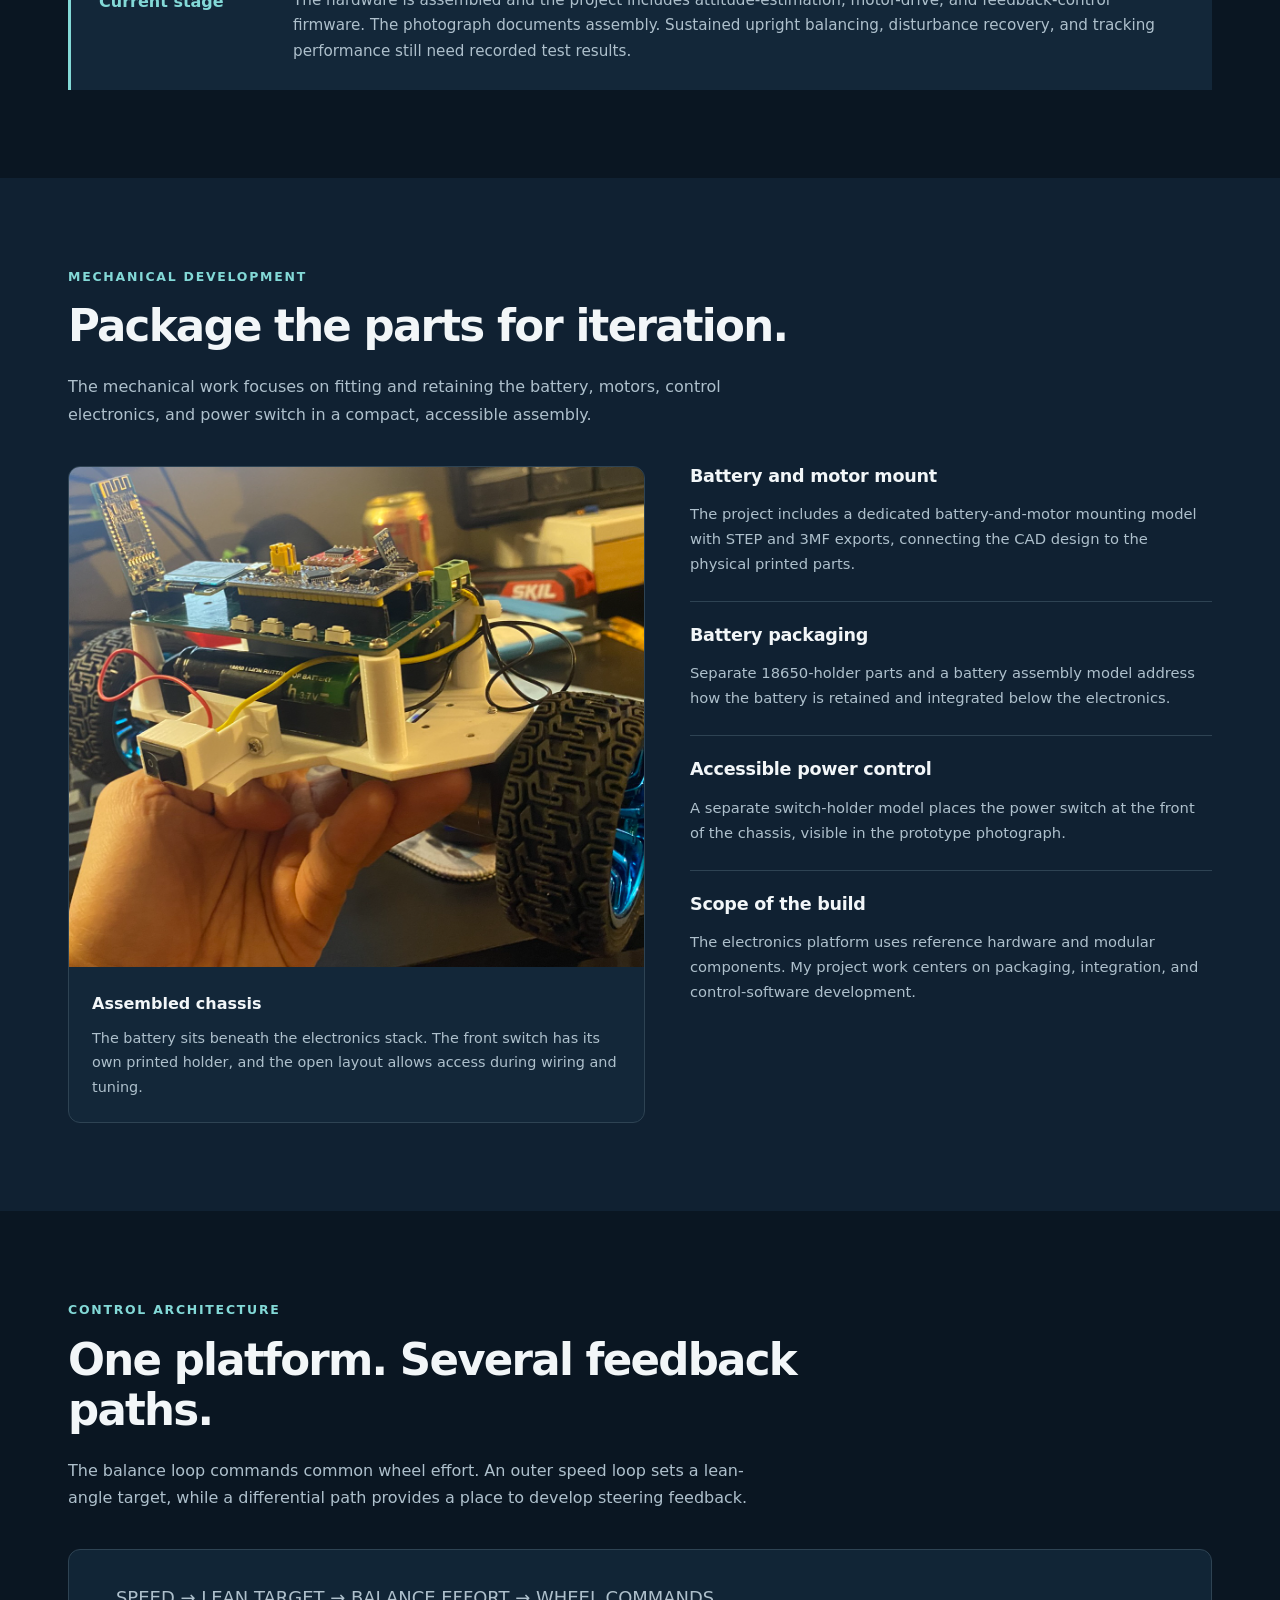
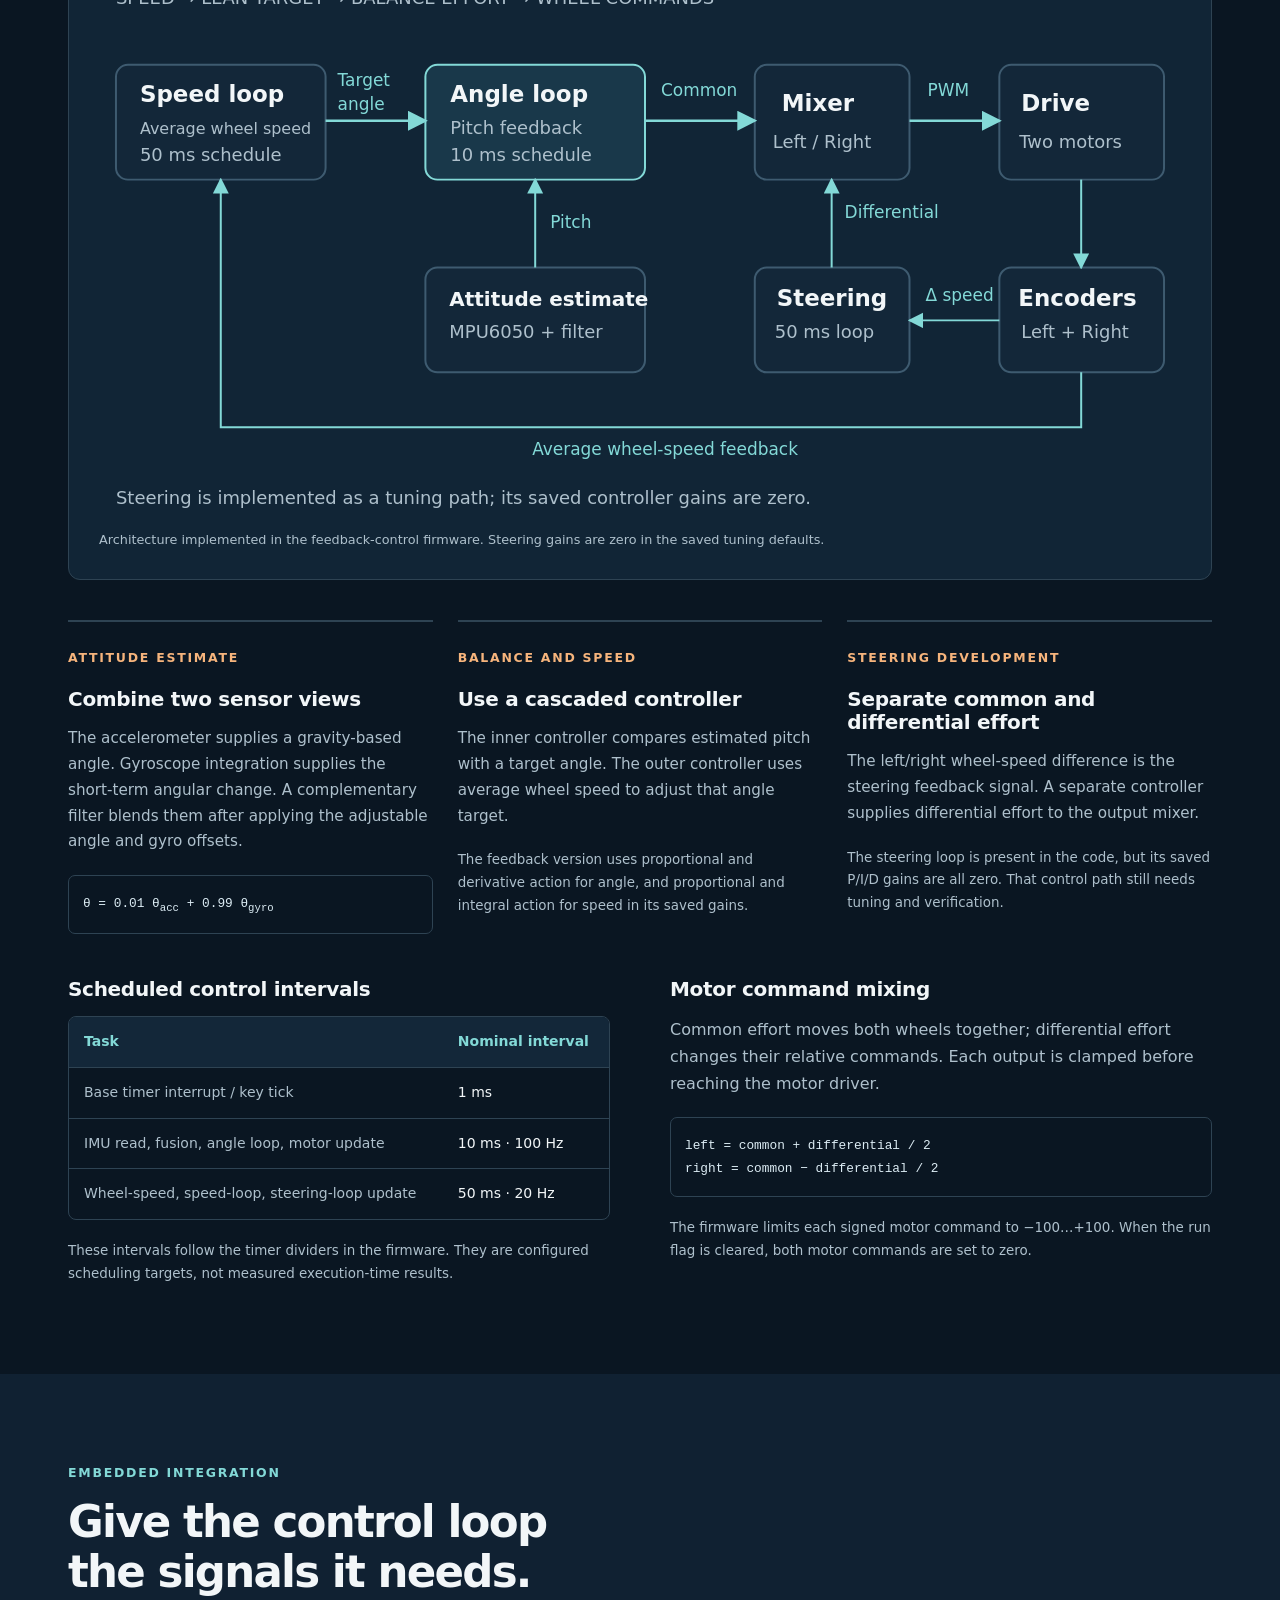
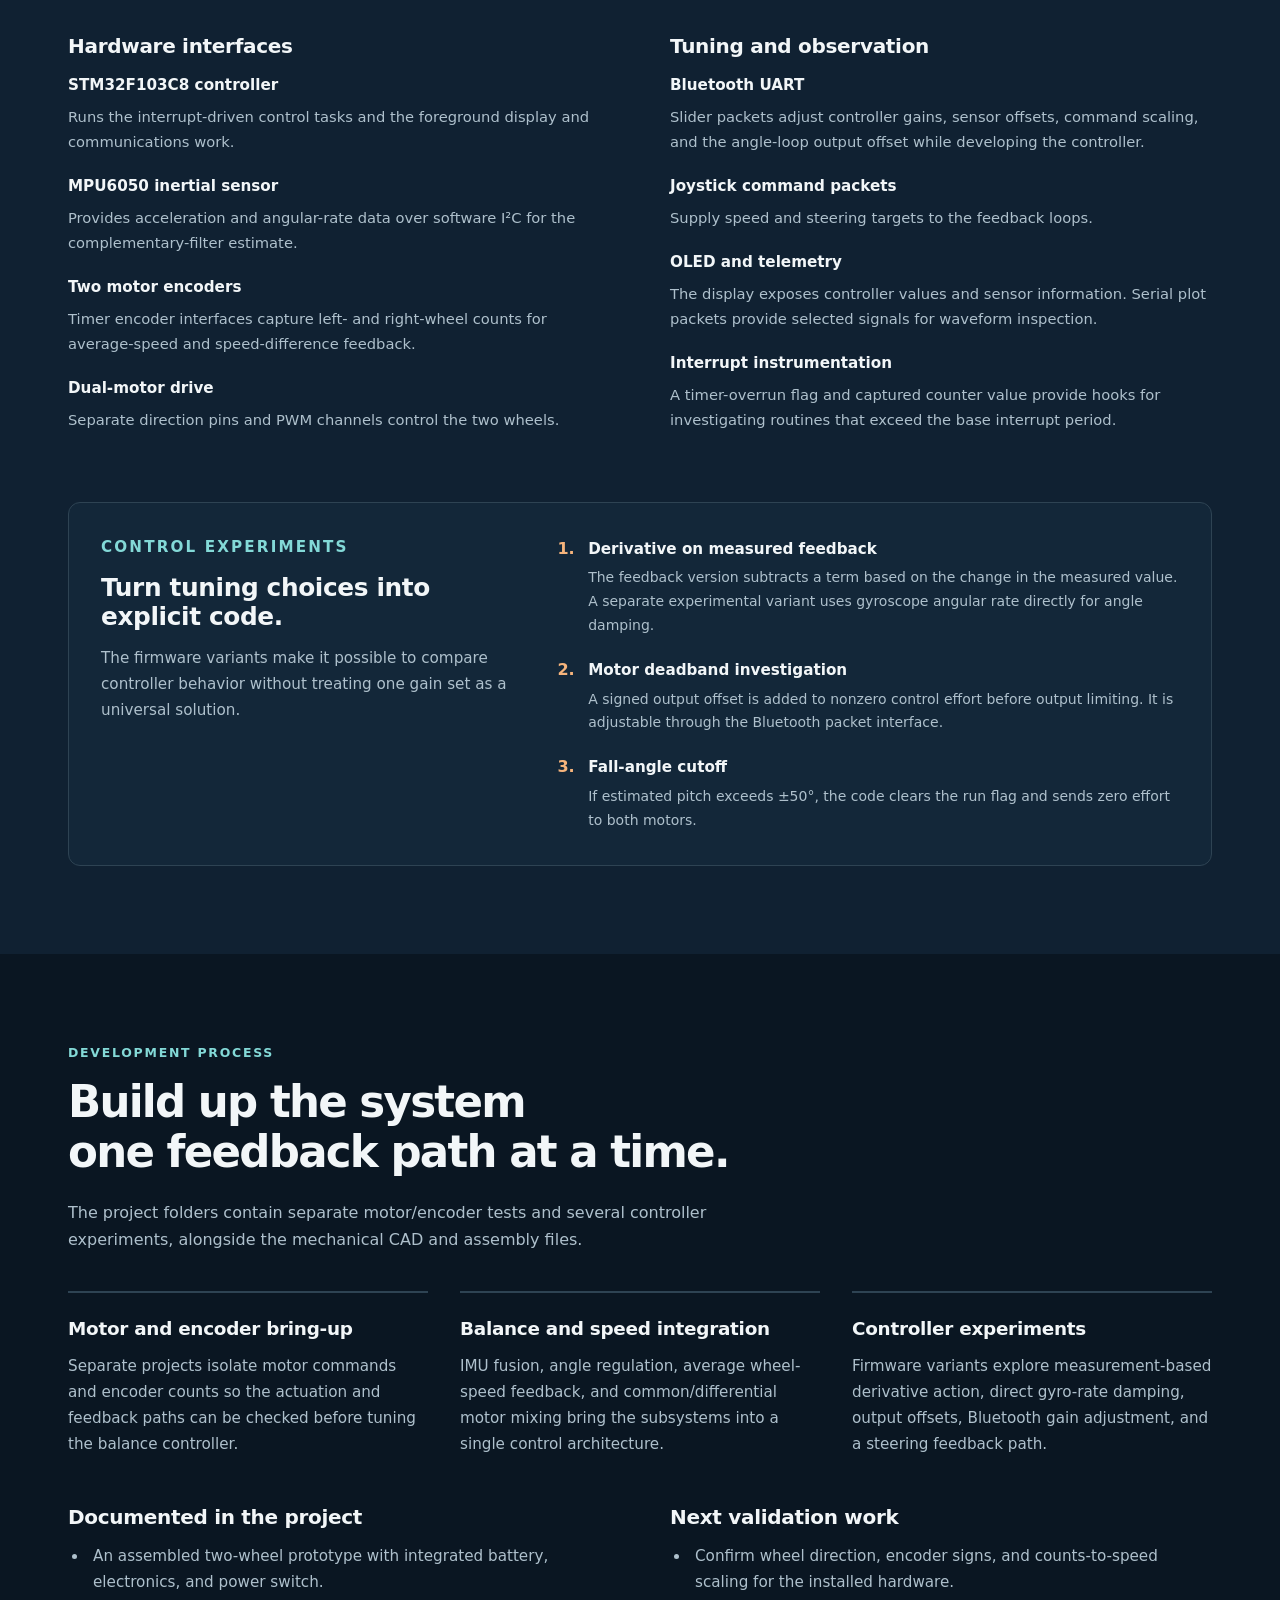
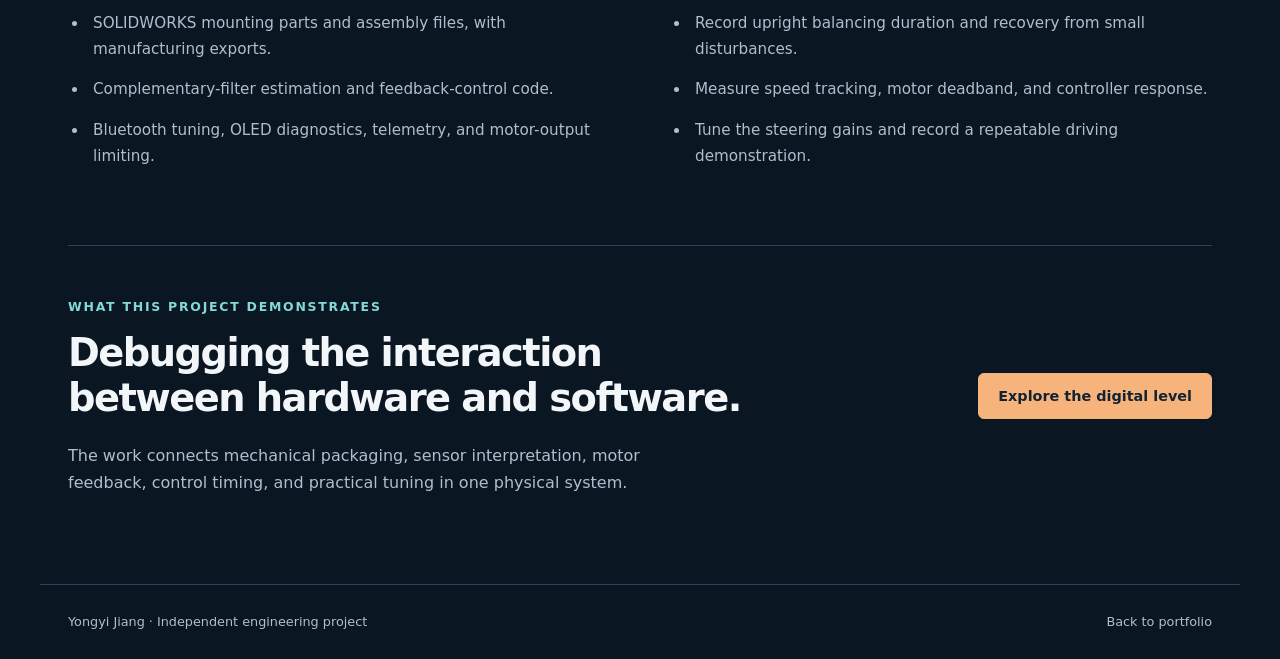
<file: projects/self-balancing-car/index.html>
<!doctype html>
<html lang="en">
<head>
  <meta charset="utf-8">
  <meta name="viewport" content="width=device-width, initial-scale=1">
  <meta name="theme-color" content="#0a1622">
  <meta name="description" content="Yongyi Jiang's self-balancing car project: custom mechanical packaging, STM32 firmware, MPU6050 sensor fusion, encoder feedback, and Bluetooth control tuning.">
  <title>Self-Balancing Car | Yongyi Jiang</title>
  <link rel="stylesheet" href="../digital-level/project.css">
  <link rel="stylesheet" href="project.css">
  <script async src="https://www.googletagmanager.com/gtag/js?id=G-R3F66N5DPG"></script>
  <script>window.dataLayer=window.dataLayer||[];function gtag(){dataLayer.push(arguments)}gtag('js',new Date());gtag('config','G-R3F66N5DPG');</script>
</head>
<body>
  <a class="skip" href="#main">Skip to main content</a>
  <header><div class="container navigation"><a class="logo" href="../../">YONGYI <span>JIANG</span></a><nav aria-label="Project navigation"><a href="#overview">Overview</a><a href="#mechanical">Mechanical</a><a href="#control">Control</a><a href="#development">Development</a><a href="../../#projects">All projects</a></nav></div></header>
  <main id="main">
    <section class="hero container">
      <div class="hero-copy">
        <a class="back-link" href="../../#projects">Portfolio / Independent projects</a>
        <p class="eyebrow">Mechanical integration · Feedback control · Embedded C</p>
        <h1>Two wheels.<br><span>A lesson in feedback.</span></h1>
        <p class="lead">A self-balancing car project that connects a physical chassis with real-time attitude estimation, wheel-speed feedback, and motor control.</p>
        <p class="hero-description">Starting from a reference electronics and learning platform, I worked on the mechanical packaging, assembled the hardware, and developed firmware experiments for balance, speed, and steering control.</p>
        <div class="tags" aria-label="Technologies"><span>STM32F103</span><span>MPU6050</span><span>Encoder feedback</span><span>PID control</span><span>SOLIDWORKS</span></div>
        <a class="button" href="#control">Explore the control system</a>
      </div>
      <figure class="hero-photo car-photo"><a href="assets/prototype.png" target="_blank" rel="noopener" aria-label="Open the full self-balancing car photograph"><img src="assets/prototype.png" width="693" height="549" alt="Assembled two-wheel car held by hand, showing a white printed chassis, battery holder, stacked electronics, Bluetooth module, and front power switch"></a><figcaption><span class="status">Assembled prototype · Controls development</span><span>Mechanical packaging and hardware integration</span></figcaption></figure>
    </section>
    <div class="spec-band"><dl class="container specs"><div><dt>Controller</dt><dd>STM32F103C8</dd></div><div><dt>Attitude sensing</dt><dd>MPU6050 · Complementary filter</dd></div><div><dt>Drive feedback</dt><dd>Two wheel encoders</dd></div><div><dt>Adjustment and monitoring</dt><dd>Bluetooth UART + OLED</dd></div></dl></div>

    <section class="section container" id="overview">
      <div class="section-heading"><p class="eyebrow">The project</p><h2>Make the mechanics<br>and the controller work together.</h2></div>
      <div class="two-column overview-copy"><div><h3>The engineering goal</h3><p>A two-wheel balancing platform needs to estimate its tilt and move the wheels to correct it. Adding a desired travel speed and a steering command introduces more feedback paths and tuning decisions.</p><p>This project is a practical way to work through that interaction: how the battery and motors fit into the chassis, how sensor readings become a useful angle estimate, and how control outputs become left- and right-wheel commands.</p></div><div><h3>My work</h3><ul class="contribution-list"><li>Battery and motor mounting parts, battery-holder components, and a separate switch holder in SOLIDWORKS.</li><li>Printed mechanical parts and assembly around the electronics and wheel hardware.</li><li>Motor and encoder bring-up, followed by balance and speed-control firmware iterations.</li><li>Bluetooth parameter adjustment, telemetry, and on-device debugging.</li></ul></div></div>
      <div class="scope-note"><strong>Current stage</strong><p>The hardware is assembled and the project includes attitude-estimation, motor-drive, and feedback-control firmware. The photograph documents assembly. Sustained upright balancing, disturbance recovery, and tracking performance still need recorded test results.</p></div>
    </section>

    <section class="section shade" id="mechanical"><div class="container">
      <div class="section-heading"><p class="eyebrow">Mechanical development</p><h2>Package the parts for iteration.</h2><p>The mechanical work focuses on fitting and retaining the battery, motors, control electronics, and power switch in a compact, accessible assembly.</p></div>
      <div class="build-layout"><figure class="build-photo"><a href="assets/prototype.png" target="_blank" rel="noopener" aria-label="Inspect the assembled chassis photograph"><img src="assets/prototype.png" width="693" height="549" alt="Detailed view of the car's battery below the electronics stack, printed supports, two wheels, and a switch mounted at the front" loading="lazy"></a><figcaption><strong>Assembled chassis</strong><span>The battery sits beneath the electronics stack. The front switch has its own printed holder, and the open layout allows access during wiring and tuning.</span></figcaption></figure>
      <div class="build-notes"><article><h3>Battery and motor mount</h3><p>The project includes a dedicated battery-and-motor mounting model with STEP and 3MF exports, connecting the CAD design to the physical printed parts.</p></article><article><h3>Battery packaging</h3><p>Separate 18650-holder parts and a battery assembly model address how the battery is retained and integrated below the electronics.</p></article><article><h3>Accessible power control</h3><p>A separate switch-holder model places the power switch at the front of the chassis, visible in the prototype photograph.</p></article><article><h3>Scope of the build</h3><p>The electronics platform uses reference hardware and modular components. My project work centers on packaging, integration, and control-software development.</p></article></div></div>
    </div></section>

    <section class="section container" id="control">
      <div class="section-heading"><p class="eyebrow">Control architecture</p><h2>One platform. Several feedback paths.</h2><p>The balance loop commands common wheel effort. An outer speed loop sets a lean-angle target, while a differential path provides a place to develop steering feedback.</p></div>
      <figure class="system-diagram"><img src="assets/control-overview.svg" width="1100" height="560" alt="Control architecture: the speed controller sets a target angle for the balance controller; attitude feedback comes from the MPU6050; common and differential outputs mix into left and right motor commands; wheel encoders feed the speed and steering controllers" loading="lazy"><figcaption>Architecture implemented in the feedback-control firmware. Steering gains are zero in the saved tuning defaults.</figcaption></figure>
      <div class="firmware-grid control-notes"><article><p class="label">Attitude estimate</p><h3>Combine two sensor views</h3><p>The accelerometer supplies a gravity-based angle. Gyroscope integration supplies the short-term angular change. A complementary filter blends them after applying the adjustable angle and gyro offsets.</p><div class="formula"><code>θ = 0.01 θ<sub>acc</sub> + 0.99 θ<sub>gyro</sub></code></div></article><article><p class="label">Balance and speed</p><h3>Use a cascaded controller</h3><p>The inner controller compares estimated pitch with a target angle. The outer controller uses average wheel speed to adjust that angle target.</p><p class="small-note">The feedback version uses proportional and derivative action for angle, and proportional and integral action for speed in its saved gains.</p></article><article><p class="label">Steering development</p><h3>Separate common and differential effort</h3><p>The left/right wheel-speed difference is the steering feedback signal. A separate controller supplies differential effort to the output mixer.</p><p class="small-note">The steering loop is present in the code, but its saved P/I/D gains are all zero. That control path still needs tuning and verification.</p></article></div>
      <div class="two-column hardware-detail"><div><h3>Scheduled control intervals</h3><div class="table-wrap"><table><caption class="sr-only">Nominal firmware scheduling intervals</caption><thead><tr><th scope="col">Task</th><th scope="col">Nominal interval</th></tr></thead><tbody><tr><th scope="row">Base timer interrupt / key tick</th><td>1 ms</td></tr><tr><th scope="row">IMU read, fusion, angle loop, motor update</th><td>10 ms · 100 Hz</td></tr><tr><th scope="row">Wheel-speed, speed-loop, steering-loop update</th><td>50 ms · 20 Hz</td></tr></tbody></table></div><p class="small-note">These intervals follow the timer dividers in the firmware. They are configured scheduling targets, not measured execution-time results.</p></div><div><h3>Motor command mixing</h3><p>Common effort moves both wheels together; differential effort changes their relative commands. Each output is clamped before reaching the motor driver.</p><div class="formula"><code>left = common + differential / 2<br>right = common − differential / 2</code></div><p class="small-note">The firmware limits each signed motor command to −100…+100. When the run flag is cleared, both motor commands are set to zero.</p></div></div>
    </section>

    <section class="section shade" id="integration"><div class="container">
      <div class="section-heading"><p class="eyebrow">Embedded integration</p><h2>Give the control loop<br>the signals it needs.</h2></div>
      <div class="two-column"><div><h3>Hardware interfaces</h3><dl class="components"><div><dt>STM32F103C8 controller</dt><dd>Runs the interrupt-driven control tasks and the foreground display and communications work.</dd></div><div><dt>MPU6050 inertial sensor</dt><dd>Provides acceleration and angular-rate data over software I²C for the complementary-filter estimate.</dd></div><div><dt>Two motor encoders</dt><dd>Timer encoder interfaces capture left- and right-wheel counts for average-speed and speed-difference feedback.</dd></div><div><dt>Dual-motor drive</dt><dd>Separate direction pins and PWM channels control the two wheels.</dd></div></dl></div><div><h3>Tuning and observation</h3><dl class="components"><div><dt>Bluetooth UART</dt><dd>Slider packets adjust controller gains, sensor offsets, command scaling, and the angle-loop output offset while developing the controller.</dd></div><div><dt>Joystick command packets</dt><dd>Supply speed and steering targets to the feedback loops.</dd></div><div><dt>OLED and telemetry</dt><dd>The display exposes controller values and sensor information. Serial plot packets provide selected signals for waveform inspection.</dd></div><div><dt>Interrupt instrumentation</dt><dd>A timer-overrun flag and captured counter value provide hooks for investigating routines that exceed the base interrupt period.</dd></div></dl></div></div>
      <div class="calibration"><div><p class="eyebrow">Control experiments</p><h3>Turn tuning choices into explicit code.</h3><p>The firmware variants make it possible to compare controller behavior without treating one gain set as a universal solution.</p></div><ol class="calibration-steps"><li><strong>Derivative on measured feedback</strong><span>The feedback version subtracts a term based on the change in the measured value. A separate experimental variant uses gyroscope angular rate directly for angle damping.</span></li><li><strong>Motor deadband investigation</strong><span>A signed output offset is added to nonzero control effort before output limiting. It is adjustable through the Bluetooth packet interface.</span></li><li><strong>Fall-angle cutoff</strong><span>If estimated pitch exceeds ±50°, the code clears the run flag and sends zero effort to both motors.</span></li></ol></div>
    </div></section>

    <section class="section container" id="development">
      <div class="section-heading"><p class="eyebrow">Development process</p><h2>Build up the system<br>one feedback path at a time.</h2><p>The project folders contain separate motor/encoder tests and several controller experiments, alongside the mechanical CAD and assembly files.</p></div>
      <div class="development-stages"><article><h3>Motor and encoder bring-up</h3><p>Separate projects isolate motor commands and encoder counts so the actuation and feedback paths can be checked before tuning the balance controller.</p></article><article><h3>Balance and speed integration</h3><p>IMU fusion, angle regulation, average wheel-speed feedback, and common/differential motor mixing bring the subsystems into a single control architecture.</p></article><article><h3>Controller experiments</h3><p>Firmware variants explore measurement-based derivative action, direct gyro-rate damping, output offsets, Bluetooth gain adjustment, and a steering feedback path.</p></article></div>
      <div class="two-column validation"><div><h3>Documented in the project</h3><ul><li>An assembled two-wheel prototype with integrated battery, electronics, and power switch.</li><li>SOLIDWORKS mounting parts and assembly files, with manufacturing exports.</li><li>Complementary-filter estimation and feedback-control code.</li><li>Bluetooth tuning, OLED diagnostics, telemetry, and motor-output limiting.</li></ul></div><div><h3>Next validation work</h3><ul><li>Confirm wheel direction, encoder signs, and counts-to-speed scaling for the installed hardware.</li><li>Record upright balancing duration and recovery from small disturbances.</li><li>Measure speed tracking, motor deadband, and controller response.</li><li>Tune the steering gains and record a repeatable driving demonstration.</li></ul></div></div>
      <div class="closing"><div><p class="eyebrow">What this project demonstrates</p><h2>Debugging the interaction<br>between hardware and software.</h2><p>The work connects mechanical packaging, sensor interpretation, motor feedback, control timing, and practical tuning in one physical system.</p></div><a class="button" href="../digital-level/">Explore the digital level</a></div>
    </section>
  </main>
  <footer class="container"><span>Yongyi Jiang · Independent engineering project</span><a href="../../#projects">Back to portfolio</a></footer>
</body>
</html>
</file>
<file: projects/digital-level/project.css>
:root{color-scheme:dark;--bg:#0a1622;--panel:#132739;--line:#2e4353;--text:#f2f6f8;--muted:#aec0cc;--orange:#f6b47c;--cyan:#83d9d7}
*{box-sizing:border-box}html{scroll-behavior:smooth;scroll-padding-top:100px}body{margin:0;background:var(--bg);color:var(--text);font:16px/1.7 system-ui,-apple-system,"Segoe UI",sans-serif}a{color:inherit;text-decoration:none}a:hover{color:var(--orange)}a:focus-visible{outline:2px solid var(--cyan);outline-offset:5px}img{display:block;max-width:100%;width:100%;height:auto}figure,dl,dd{margin:0}h1,h2,h3,p{margin-top:0}h1,h2,h3{line-height:1.15}h1{font-size:clamp(2.7rem,4.7vw,4.3rem);letter-spacing:-.055em;margin:25px 0}h1 span{color:var(--orange)}h2{font-size:clamp(2rem,3.4vw,2.9rem);letter-spacing:-.04em;margin:0 0 22px}h3{font-size:1.25rem;letter-spacing:-.015em;margin:0 0 15px}p{color:var(--muted);margin-bottom:20px}p:last-child{margin-bottom:0}.container{max-width:1200px;margin:auto;padding-left:28px;padding-right:28px}.eyebrow,.label{text-transform:uppercase;letter-spacing:.14em;color:var(--cyan);font-size:.78rem;font-weight:750}.eyebrow{margin-bottom:14px}.label{color:var(--orange)}header{position:sticky;top:0;z-index:10;background:#0a1622f5;border-bottom:1px solid var(--line);backdrop-filter:blur(14px)}.navigation{display:flex;align-items:center;justify-content:space-between;gap:24px;min-height:74px}.logo{font-weight:800;letter-spacing:.08em;white-space:nowrap}.logo span{color:var(--orange)}nav{display:flex;gap:23px;font-size:.875rem;color:var(--muted)}.hero{display:grid;grid-template-columns:1fr 1fr;align-items:center;gap:54px;padding-top:65px;padding-bottom:70px}.back-link{display:inline-block;color:var(--muted);font-size:.875rem;margin-bottom:26px}.hero .eyebrow{font-size:.72rem;letter-spacing:.1em}.lead{font-size:1.16rem;line-height:1.65}.hero-description{font-size:.95rem}.tags{display:flex;flex-wrap:wrap;gap:8px;margin:24px 0}.tags span{font-size:.75rem;background:#203b4d;padding:5px 10px;border:1px solid #335266;border-radius:5px}.button{display:inline-flex;justify-content:center;align-items:center;min-height:46px;border:1px solid var(--orange);background:var(--orange);color:#142332;font-size:.9rem;font-weight:750;border-radius:6px;padding:10px 19px}.button:hover{background:#ffd2ad;color:#142332}.hero-photo{border:1px solid var(--line);border-radius:14px;background:var(--panel);overflow:hidden}.hero-photo img{aspect-ratio:4/4.3;object-fit:cover;object-position:40% 50%}.hero-photo figcaption{display:flex;flex-direction:column;gap:7px;padding:19px 22px;color:var(--muted);font-size:.8rem}.status{color:var(--cyan);font-weight:750}.spec-band{border-block:1px solid var(--line);background:#112536}.specs{display:grid;grid-template-columns:repeat(4,1fr);gap:28px;padding-top:24px;padding-bottom:24px}.specs dt{color:var(--muted);font-size:.78rem;margin-bottom:4px}.specs dd{font-size:.95rem;font-weight:700}.section{padding-top:88px;padding-bottom:88px}.shade{background:#102132}.section-heading{max-width:780px;margin-bottom:38px}.section-heading>p:last-child:not(.eyebrow){max-width:700px}.two-column{display:grid;grid-template-columns:1fr 1fr;gap:60px}.contribution-list{padding-left:20px;color:var(--muted);margin-top:0}.contribution-list li{margin-bottom:12px}.scope-note{display:grid;grid-template-columns:170px 1fr;gap:24px;border-left:3px solid var(--cyan);background:var(--panel);padding:25px 28px;margin-top:38px}.scope-note strong{color:var(--cyan)}.scope-note p{font-size:.95rem}.gallery{display:grid;grid-template-columns:1fr 1fr;gap:25px}.gallery figure{overflow:hidden;background:var(--panel);border:1px solid var(--line);border-radius:12px}.gallery img{aspect-ratio:1.22;object-fit:cover}.gallery .cad-image{object-fit:contain;background:#e8e8e8}.gallery figcaption{padding:23px}.gallery figcaption strong,.gallery figcaption span{display:block}.gallery figcaption strong{margin-bottom:8px}.gallery figcaption span{color:var(--muted);font-size:.9rem}.mechanical-notes{display:grid;grid-template-columns:repeat(3,1fr);gap:34px;margin-top:38px}.mechanical-notes h3{font-size:1.1rem}.mechanical-notes p{font-size:.92rem}.system-diagram{background:#112536;border:1px solid var(--line);border-radius:12px;padding:20px 22px;overflow:hidden}.system-diagram figcaption{font-size:.8rem;color:var(--muted);padding:0 8px 8px}.hardware-detail{margin-top:44px}.components>div{margin-bottom:20px}.components dt{font-weight:700;margin-bottom:5px;font-size:.95rem}.components dd{color:var(--muted);font-size:.92rem}.table-wrap{overflow-x:auto;border:1px solid var(--line);border-radius:8px}table{width:100%;border-collapse:collapse;text-align:left;font-size:.875rem}th,td{padding:13px 15px;border-bottom:1px solid var(--line)}thead{background:var(--panel);color:var(--cyan)}tbody th{font-weight:500;color:var(--muted)}tbody tr:last-child>*{border-bottom:none}.small-note{font-size:.84rem;color:var(--muted);margin-top:20px}.firmware-grid{display:grid;grid-template-columns:repeat(3,1fr);gap:25px}.firmware-grid article{border-top:2px solid var(--line);padding-top:25px}.firmware-grid article>p:not(.label):not(.small-note){font-size:.95rem}.formula{background:#0a1622;border:1px solid var(--line);padding:16px 14px;border-radius:7px;font-size:.85rem;overflow-x:auto;color:#dcecf4;white-space:nowrap}.formula code{font-family:Consolas,monospace}.calibration{margin-top:50px;padding:32px;background:var(--panel);border:1px solid var(--line);border-radius:12px;display:grid;grid-template-columns:.8fr 1.2fr;gap:40px}.calibration h3{font-size:1.55rem}.calibration p{font-size:.95rem}.calibration-steps{padding-left:24px;margin:0}.calibration-steps li{padding-left:8px;margin-bottom:18px}.calibration-steps li:last-child{margin-bottom:0}.calibration-steps li::marker{color:var(--orange);font-weight:700}.calibration-steps strong,.calibration-steps span{display:block}.calibration-steps strong{font-size:.95rem}.calibration-steps span{font-size:.875rem;color:var(--muted);margin-top:4px}.validation ul{padding-left:20px;color:var(--muted);font-size:.95rem}.validation li{padding-left:5px;margin-bottom:15px}.closing{border-top:1px solid var(--line);margin-top:60px;padding-top:50px;display:flex;align-items:center;justify-content:space-between;gap:45px}.closing p{max-width:650px}.closing .button{white-space:nowrap}.closing h2{font-size:clamp(1.7rem,3vw,2.4rem)}footer{border-top:1px solid var(--line);padding-top:26px!important;padding-bottom:26px!important;display:flex;justify-content:space-between;gap:25px;font-size:.8rem;color:var(--muted)}.skip{position:absolute;top:-100px;left:15px;background:var(--orange);color:#142332;padding:10px;z-index:20}.skip:focus{top:10px}.sr-only{position:absolute;width:1px;height:1px;margin:-1px;padding:0;overflow:hidden;clip:rect(0,0,0,0);white-space:nowrap;border:0}
@media(max-width:1000px){.hero{gap:32px}.hero h1{font-size:3rem}nav{gap:15px;font-size:.8rem}.two-column{gap:35px}.firmware-grid{gap:20px}.formula{font-size:.72rem}}
@media(max-width:760px){html{scroll-padding-top:130px}.navigation{align-items:flex-start;flex-direction:column;gap:10px;padding-top:15px;padding-bottom:15px}nav{flex-wrap:wrap;gap:9px 18px}.hero{grid-template-columns:1fr;padding-top:35px;padding-bottom:45px;gap:35px}.hero h1{font-size:clamp(2.7rem,9vw,3.7rem)}.hero-photo img{aspect-ratio:4/3;object-position:center 42%}.specs{grid-template-columns:1fr 1fr;gap:22px}.section{padding-top:60px;padding-bottom:60px}.two-column,.gallery,.firmware-grid,.calibration{grid-template-columns:1fr;gap:30px}.mechanical-notes{grid-template-columns:1fr;gap:25px}.scope-note{grid-template-columns:1fr;gap:8px;padding:22px}.calibration{padding:25px}.system-diagram{padding:10px}.system-diagram img{min-width:640px}.system-diagram{overflow-x:auto}.system-diagram figcaption{min-width:300px;margin-top:10px}.formula{font-size:.85rem}.closing{align-items:flex-start;flex-direction:column;gap:25px}.gallery img{aspect-ratio:1.25}footer{flex-direction:column;gap:10px}}
@media(prefers-reduced-motion:reduce){html{scroll-behavior:auto}}
</file>
<file: projects/self-balancing-car/project.css>
.car-photo img{aspect-ratio:1.12;object-position:center;object-fit:cover}.hero h1{font-size:clamp(2.7rem,4.7vw,4.3rem)}.build-layout{display:grid;grid-template-columns:1.05fr .95fr;align-items:start;gap:45px}.build-photo{overflow:hidden;border:1px solid var(--line);border-radius:12px;background:var(--panel)}.build-photo img{aspect-ratio:1.15;object-fit:cover}.build-photo figcaption{padding:23px}.build-photo figcaption strong,.build-photo figcaption span{display:block}.build-photo figcaption strong{margin-bottom:9px}.build-photo figcaption span{font-size:.9rem;color:var(--muted)}.build-notes article+article{margin-top:25px;padding-top:23px;border-top:1px solid var(--line)}.build-notes h3{font-size:1.1rem}.build-notes p{font-size:.92rem}.control-notes{margin-top:40px}.development-stages{display:grid;grid-template-columns:repeat(3,1fr);gap:32px;margin-bottom:48px}.development-stages article{border-top:2px solid var(--line);padding-top:25px}.development-stages p{font-size:.95rem}.development-stages h3{font-size:1.15rem}.formula{font-size:.8rem}.specs dd{font-size:.9rem}.system-diagram{overflow-x:auto}.system-diagram img{min-width:740px}@media(max-width:760px){.hero h1{font-size:clamp(2.7rem,9vw,3.7rem)}.car-photo img{aspect-ratio:1.26}.build-layout,.development-stages{grid-template-columns:1fr;gap:30px}.build-photo img{aspect-ratio:1.26}.formula{font-size:.78rem}.specs dd{font-size:.875rem}}
</file>
